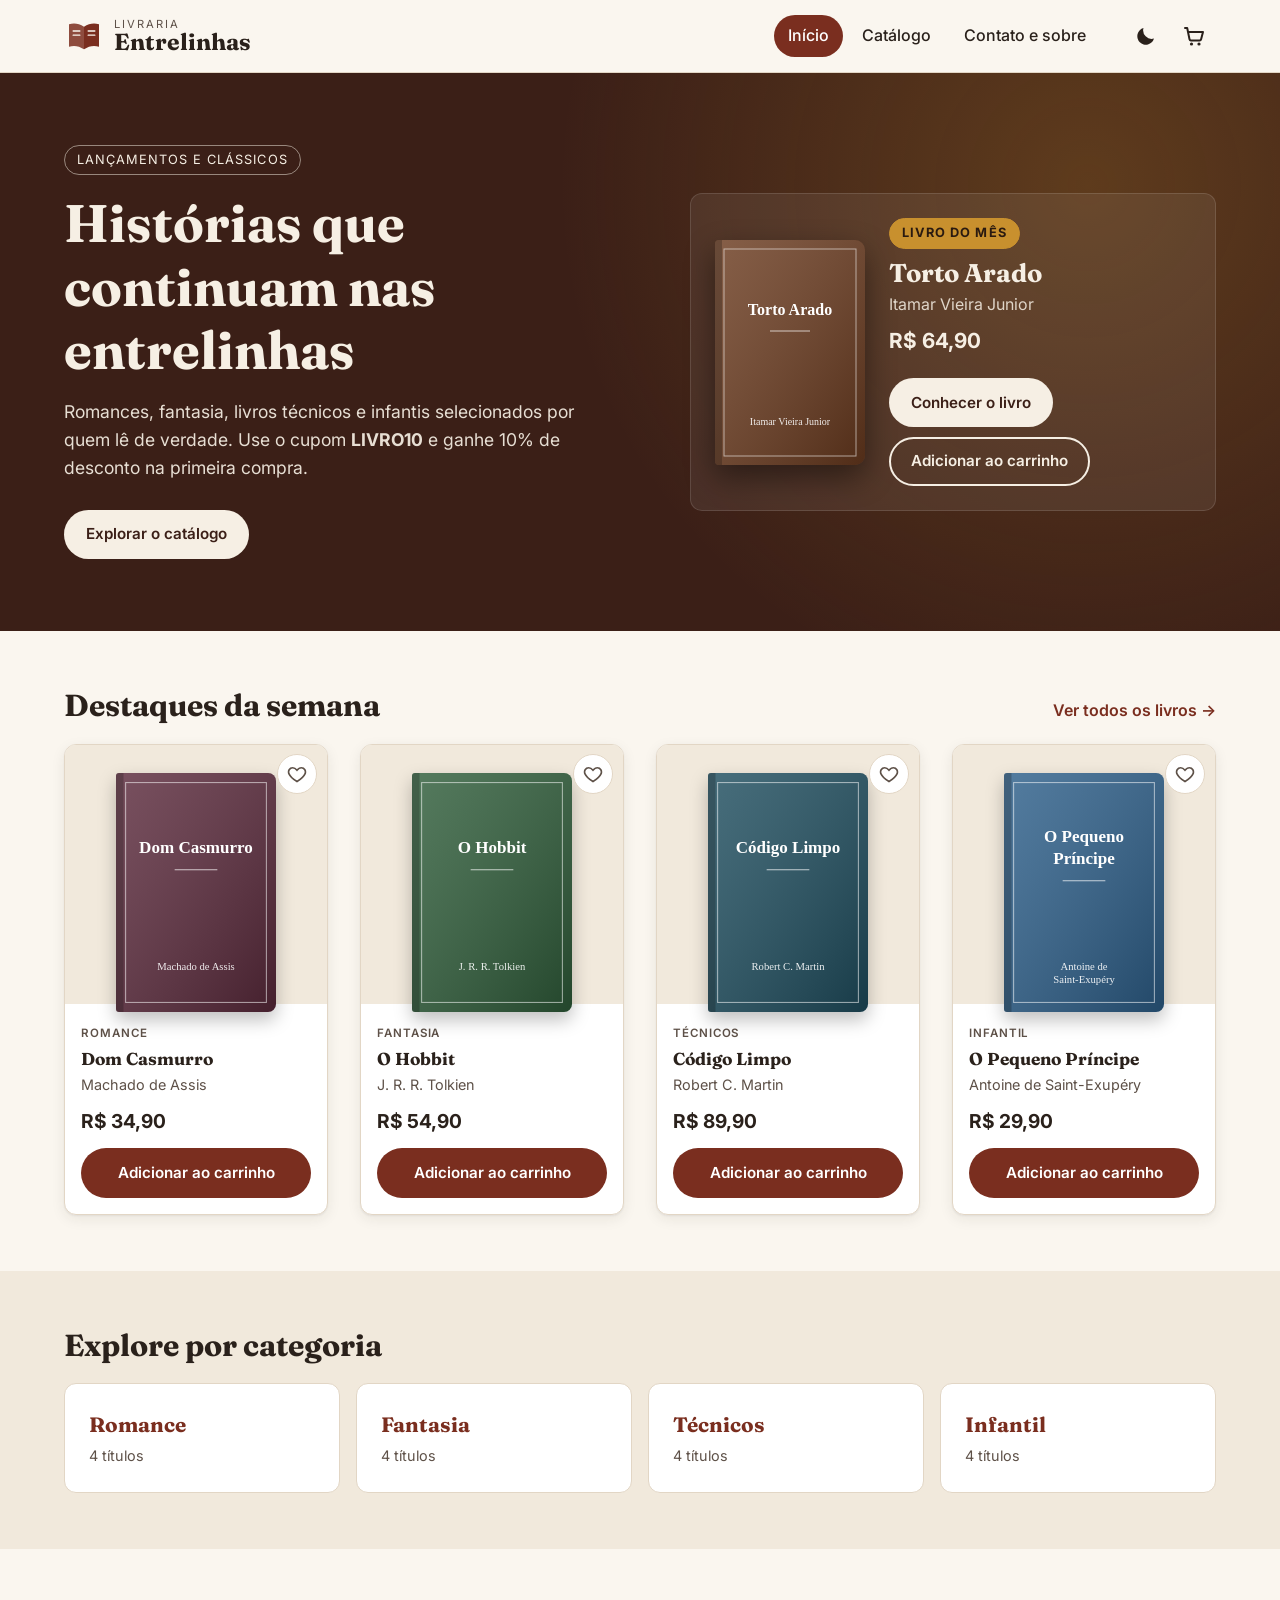
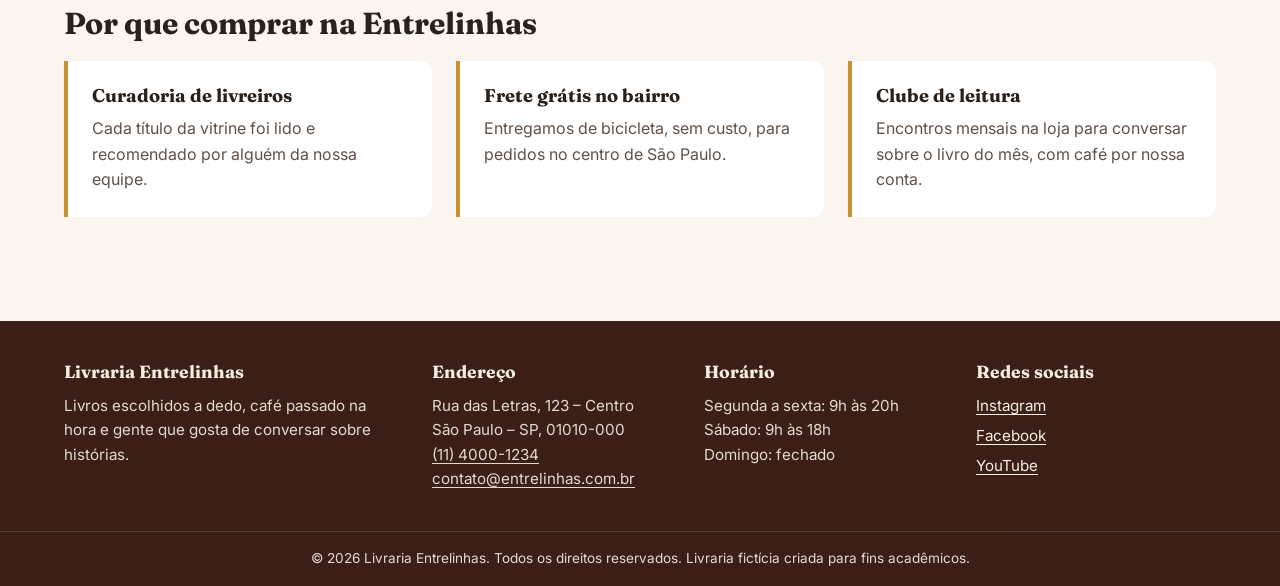
<file: livraria-entrelinhas/livraria-entrelinhas/index.html>
<!DOCTYPE html>
<html lang="pt-BR">
<head>
  <meta charset="UTF-8">
  <meta name="viewport" content="width=device-width, initial-scale=1">
  <title>Livraria Entrelinhas | Livros, lançamentos e clássicos</title>
  <meta name="description" content="Livraria Entrelinhas: romances, fantasia, livros técnicos e infantis.">
  <link rel="icon" href="img/favicon.svg" type="image/svg+xml">
  <link rel="preconnect" href="https://fonts.googleapis.com">
  <link rel="preconnect" href="https://fonts.gstatic.com" crossorigin>
  <link rel="stylesheet" href="https://fonts.googleapis.com/css2?family=Fraunces:opsz,wght@9..144,500;9..144,700&family=Inter:wght@400;500;600&display=swap">
  <link rel="stylesheet" href="css/estilo.css">
  <script src="js/tema.js"></script>
  <script src="js/dados.js" defer></script>
  <script src="js/comum.js" defer></script>
  <script src="js/inicio.js" defer></script>
</head>
<body data-pagina="inicio">
  <a class="pular-link" href="#conteudo">Pular para o conteúdo</a>
  <header class="cabecalho">
    <div class="container cabecalho__interno">
      <a href="index.html" class="logo">
        <svg class="logo__icone" viewBox="0 0 48 48" aria-hidden="true" focusable="false">
          <path d="M6 10c6-2 12-1 18 3v27c-6-4-12-5-18-3z" fill="currentColor" opacity=".85"/>
          <path d="M42 10c-6-2-12-1-18 3v27c6-4 12-5 18-3z" fill="currentColor"/>
          <path d="M11 18h8M11 23h8M29 18h8M29 23h8" stroke="var(--cor-fundo)" stroke-width="1.6" stroke-linecap="round"/>
        </svg>
        <span class="logo__texto"><span class="logo__sobre">Livraria</span><span class="logo__nome">Entrelinhas</span></span>
      </a>

      <nav class="navegacao" aria-label="Menu principal">
        <ul class="menu" id="menu-principal">
          <li><a href="index.html" data-link-pagina="inicio">Início</a></li>
          <li><a href="catalogo.html" data-link-pagina="catalogo">Catálogo</a></li>
          <li><a href="contato.html" data-link-pagina="contato">Contato e sobre</a></li>
        </ul>
      </nav>

      <div class="cabecalho__acoes">
        <button class="botao-icone" type="button" data-botao-tema aria-pressed="false" aria-label="Ativar modo escuro">
          <svg class="icone-lua" viewBox="0 0 24 24" aria-hidden="true" focusable="false"><path d="M20 14.5A8.5 8.5 0 0 1 9.5 4a8.5 8.5 0 1 0 10.5 10.5z"/></svg>
          <svg class="icone-sol" viewBox="0 0 24 24" aria-hidden="true" focusable="false"><circle cx="12" cy="12" r="4.5"/><path d="M12 1.5v3M12 19.5v3M1.5 12h3M19.5 12h3M4.6 4.6l2.1 2.1M17.3 17.3l2.1 2.1M4.6 19.4l2.1-2.1M17.3 6.7l2.1-2.1" stroke="currentColor" stroke-width="2" stroke-linecap="round" fill="none"/></svg>
        </button>
        <a class="botao-icone carrinho-link" href="carrinho.html" data-link-carrinho data-link-pagina="carrinho" aria-label="Carrinho">
          <svg viewBox="0 0 24 24" aria-hidden="true" focusable="false"><path d="M3 4h2.2l2.3 11.2a1.5 1.5 0 0 0 1.5 1.2h8.6a1.5 1.5 0 0 0 1.5-1.1L21 8H6.3" fill="none" stroke="currentColor" stroke-width="2" stroke-linecap="round" stroke-linejoin="round"/><circle cx="9.5" cy="20" r="1.6"/><circle cx="17" cy="20" r="1.6"/></svg>
          <span class="contador-carrinho" data-contador-carrinho hidden>0</span>
        </a>
        <button class="botao-icone menu-botao" type="button" data-botao-menu aria-expanded="false" aria-controls="menu-principal" aria-label="Abrir menu">
          <span class="menu-botao__barras" aria-hidden="true"></span>
        </button>
      </div>
    </div>
  </header>

  <main id="conteudo" tabindex="-1">
    <section class="banner" aria-labelledby="titulo-pagina">
      <div class="container banner__grade">
        <div class="banner__texto">
          <p class="banner__chamada">Lançamentos e clássicos</p>
          <h1 id="titulo-pagina" class="banner__titulo">Histórias que continuam nas entrelinhas</h1>
          <p class="banner__descricao">Romances, fantasia, livros técnicos e infantis selecionados por quem lê de verdade.
            Use o cupom <strong>LIVRO10</strong> e ganhe 10% de desconto na primeira compra.</p>
          <a class="botao botao--claro" href="catalogo.html">Explorar o catálogo</a>
        </div>
        <div class="banner__livro" data-livro-mes></div>
      </div>
    </section>

    <section class="secao container" aria-labelledby="titulo-vitrine">
      <div class="secao__cabecalho">
        <h2 id="titulo-vitrine" class="secao__titulo">Destaques da semana</h2>
        <a class="link-seta" href="catalogo.html">Ver todos os livros →</a>
      </div>
      <div class="grade-livros" data-vitrine></div>
    </section>

    <section class="secao secao--alternada" aria-labelledby="titulo-categorias">
      <div class="container">
        <h2 id="titulo-categorias" class="secao__titulo">Explore por categoria</h2>
        <ul class="categorias-inicio" data-categorias-inicio></ul>
      </div>
    </section>

    <section class="secao container" aria-labelledby="titulo-vantagens">
      <h2 id="titulo-vantagens" class="secao__titulo">Por que comprar na Entrelinhas</h2>
      <div class="vantagens">
        <article class="vantagem">
          <h3>Curadoria de livreiros</h3>
          <p>Cada título da vitrine foi lido e recomendado por alguém da nossa equipe.</p>
        </article>
        <article class="vantagem">
          <h3>Frete grátis no bairro</h3>
          <p>Entregamos de bicicleta, sem custo, para pedidos no centro de São Paulo.</p>
        </article>
        <article class="vantagem">
          <h3>Clube de leitura</h3>
          <p>Encontros mensais na loja para conversar sobre o livro do mês, com café por nossa conta.</p>
        </article>
      </div>
    </section>
  </main>

  <footer class="rodape">
    <div class="container rodape__grade">
      <section class="rodape__bloco" aria-labelledby="rodape-marca">
        <h2 id="rodape-marca" class="rodape__titulo">Livraria Entrelinhas</h2>
        <p>Livros escolhidos a dedo, café passado na hora e gente que gosta de conversar sobre histórias.</p>
      </section>
      <section class="rodape__bloco" aria-labelledby="rodape-endereco">
        <h2 id="rodape-endereco" class="rodape__titulo">Endereço</h2>
        <address>
          Rua das Letras, 123 – Centro<br>
          São Paulo – SP, 01010-000<br>
          <a href="tel:+551140001234">(11) 4000-1234</a><br>
          <a href="mailto:contato@entrelinhas.com.br">contato@entrelinhas.com.br</a>
        </address>
      </section>
      <section class="rodape__bloco" aria-labelledby="rodape-horario">
        <h2 id="rodape-horario" class="rodape__titulo">Horário</h2>
        <p>Segunda a sexta: 9h às 20h<br>Sábado: 9h às 18h<br>Domingo: fechado</p>
      </section>
      <section class="rodape__bloco" aria-labelledby="rodape-redes">
        <h2 id="rodape-redes" class="rodape__titulo">Redes sociais</h2>
        <ul class="redes">
          <li><a href="https://www.instagram.com/" target="_blank" rel="noopener noreferrer">Instagram<span class="sr-only"> (abre em nova aba)</span></a></li>
          <li><a href="https://www.facebook.com/" target="_blank" rel="noopener noreferrer">Facebook<span class="sr-only"> (abre em nova aba)</span></a></li>
          <li><a href="https://www.youtube.com/" target="_blank" rel="noopener noreferrer">YouTube<span class="sr-only"> (abre em nova aba)</span></a></li>
        </ul>
      </section>
    </div>
    <p class="rodape__direitos">© <span data-ano>2026</span> Livraria Entrelinhas. Todos os direitos reservados. Livraria fictícia criada para fins acadêmicos.</p>
  </footer>

  <div class="aviso" data-aviso role="status" aria-live="polite"></div>
</body>
</html>
</file>
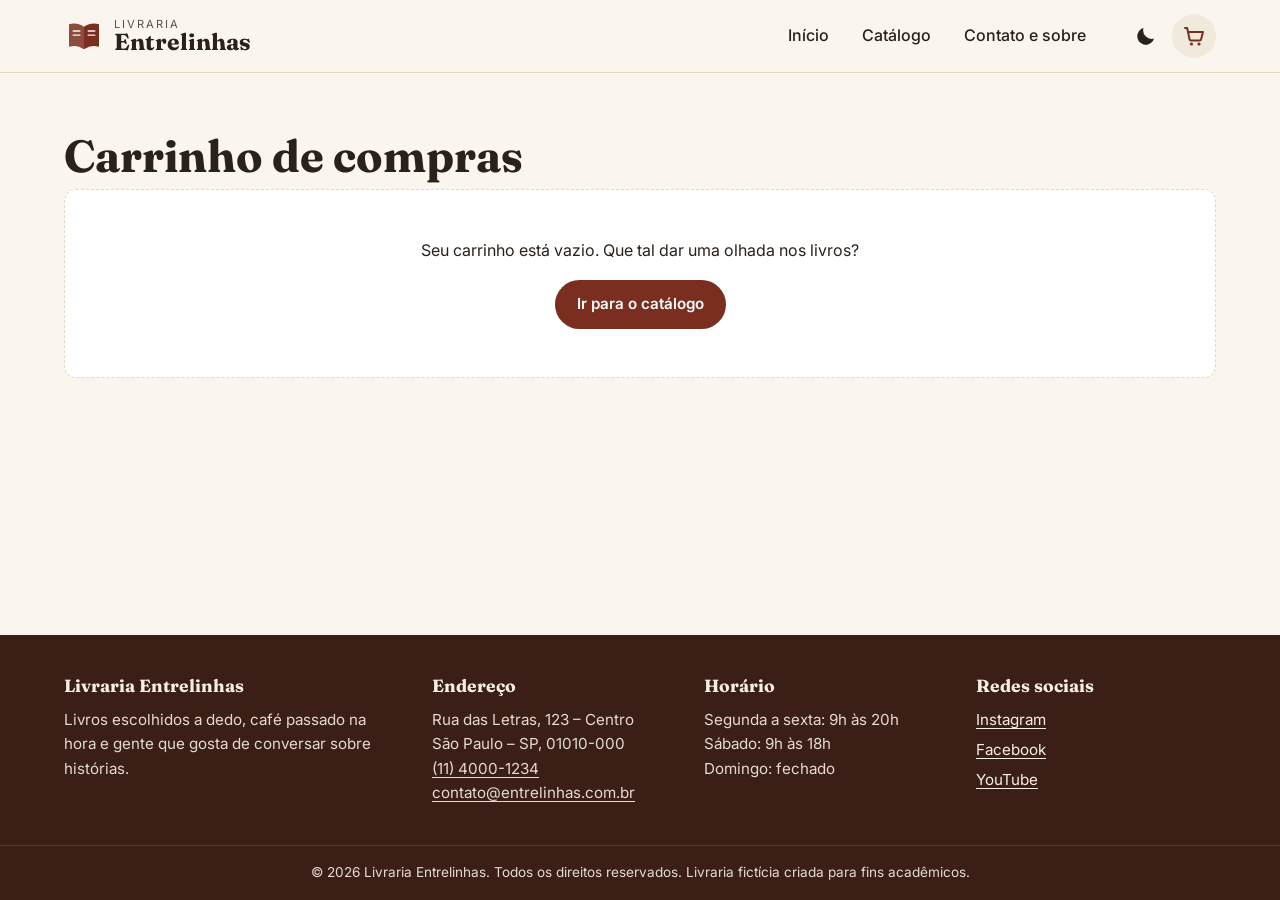
<file: livraria-entrelinhas/livraria-entrelinhas/carrinho.html>
<!DOCTYPE html>
<html lang="pt-BR">
<head>
  <meta charset="UTF-8">
  <meta name="viewport" content="width=device-width, initial-scale=1">
  <title>Carrinho | Livraria Entrelinhas</title>
  <meta name="description" content="Seu carrinho de compras na Livraria Entrelinhas.">
  <link rel="icon" href="img/favicon.svg" type="image/svg+xml">
  <link rel="preconnect" href="https://fonts.googleapis.com">
  <link rel="preconnect" href="https://fonts.gstatic.com" crossorigin>
  <link rel="stylesheet" href="https://fonts.googleapis.com/css2?family=Fraunces:opsz,wght@9..144,500;9..144,700&family=Inter:wght@400;500;600&display=swap">
  <link rel="stylesheet" href="css/estilo.css">
  <script src="js/tema.js"></script>
  <script src="js/dados.js" defer></script>
  <script src="js/comum.js" defer></script>
  <script src="js/validacao.js" defer></script>
  <script src="js/carrinho.js" defer></script>
</head>
<body data-pagina="carrinho">
  <a class="pular-link" href="#conteudo">Pular para o conteúdo</a>
  <header class="cabecalho">
    <div class="container cabecalho__interno">
      <a href="index.html" class="logo">
        <svg class="logo__icone" viewBox="0 0 48 48" aria-hidden="true" focusable="false">
          <path d="M6 10c6-2 12-1 18 3v27c-6-4-12-5-18-3z" fill="currentColor" opacity=".85"/>
          <path d="M42 10c-6-2-12-1-18 3v27c6-4 12-5 18-3z" fill="currentColor"/>
          <path d="M11 18h8M11 23h8M29 18h8M29 23h8" stroke="var(--cor-fundo)" stroke-width="1.6" stroke-linecap="round"/>
        </svg>
        <span class="logo__texto"><span class="logo__sobre">Livraria</span><span class="logo__nome">Entrelinhas</span></span>
      </a>

      <nav class="navegacao" aria-label="Menu principal">
        <ul class="menu" id="menu-principal">
          <li><a href="index.html" data-link-pagina="inicio">Início</a></li>
          <li><a href="catalogo.html" data-link-pagina="catalogo">Catálogo</a></li>
          <li><a href="contato.html" data-link-pagina="contato">Contato e sobre</a></li>
        </ul>
      </nav>

      <div class="cabecalho__acoes">
        <button class="botao-icone" type="button" data-botao-tema aria-pressed="false" aria-label="Ativar modo escuro">
          <svg class="icone-lua" viewBox="0 0 24 24" aria-hidden="true" focusable="false"><path d="M20 14.5A8.5 8.5 0 0 1 9.5 4a8.5 8.5 0 1 0 10.5 10.5z"/></svg>
          <svg class="icone-sol" viewBox="0 0 24 24" aria-hidden="true" focusable="false"><circle cx="12" cy="12" r="4.5"/><path d="M12 1.5v3M12 19.5v3M1.5 12h3M19.5 12h3M4.6 4.6l2.1 2.1M17.3 17.3l2.1 2.1M4.6 19.4l2.1-2.1M17.3 6.7l2.1-2.1" stroke="currentColor" stroke-width="2" stroke-linecap="round" fill="none"/></svg>
        </button>
        <a class="botao-icone carrinho-link" href="carrinho.html" data-link-carrinho data-link-pagina="carrinho" aria-label="Carrinho">
          <svg viewBox="0 0 24 24" aria-hidden="true" focusable="false"><path d="M3 4h2.2l2.3 11.2a1.5 1.5 0 0 0 1.5 1.2h8.6a1.5 1.5 0 0 0 1.5-1.1L21 8H6.3" fill="none" stroke="currentColor" stroke-width="2" stroke-linecap="round" stroke-linejoin="round"/><circle cx="9.5" cy="20" r="1.6"/><circle cx="17" cy="20" r="1.6"/></svg>
          <span class="contador-carrinho" data-contador-carrinho hidden>0</span>
        </a>
        <button class="botao-icone menu-botao" type="button" data-botao-menu aria-expanded="false" aria-controls="menu-principal" aria-label="Abrir menu">
          <span class="menu-botao__barras" aria-hidden="true"></span>
        </button>
      </div>
    </div>
  </header>

  <main id="conteudo" tabindex="-1">
    <div class="container secao">
      <h1 class="pagina__titulo" data-titulo-carrinho tabindex="-1">Carrinho de compras</h1>

      <div class="mensagem-vazia" data-carrinho-vazio hidden>
        <p>Seu carrinho está vazio. Que tal dar uma olhada nos livros?</p>
        <a class="botao botao--primario" href="catalogo.html">Ir para o catálogo</a>
      </div>

      <div class="carrinho" data-carrinho hidden>
        <section class="carrinho__itens" aria-labelledby="titulo-itens">
          <h2 id="titulo-itens" class="sr-only">Itens do carrinho</h2>
          <ul class="lista-itens" data-itens></ul>
        </section>

        <aside class="resumo" aria-labelledby="titulo-resumo">
          <h2 id="titulo-resumo" class="resumo__titulo">Resumo do pedido</h2>
          <dl class="resumo__valores">
            <div><dt>Subtotal (<span data-qtd-resumo>0 itens</span>)</dt><dd data-subtotal>R$ 0,00</dd></div>
            <div class="resumo__desconto" data-linha-desconto hidden><dt data-rotulo-desconto>Desconto</dt><dd data-desconto></dd></div>
            <div class="resumo__total"><dt>Total</dt><dd data-total>R$ 0,00</dd></div>
          </dl>

          <form class="cupom" data-form-cupom novalidate>
            <label for="cupom">Cupom de desconto</label>
            <div class="cupom__linha">
              <input type="text" id="cupom" name="cupom" placeholder="Ex.: LIVRO10" autocomplete="off">
              <button type="submit" class="botao botao--secundario">Aplicar</button>
            </div>
            <p class="mensagem-form" data-mensagem-cupom role="status" hidden></p>
            <button type="button" class="link-botao" data-remover-cupom hidden>Remover cupom</button>
          </form>

          <button type="button" class="botao botao--primario botao--bloco" data-finalizar>Finalizar compra</button>
          <a class="link-seta" href="catalogo.html">← Continuar comprando</a>
        </aside>
      </div>

      <section class="checkout" aria-labelledby="titulo-checkout" data-checkout hidden>
        <h2 id="titulo-checkout" class="secao__titulo">Endereço de entrega</h2>
        <p class="checkout__dica">Digite o CEP e o endereço será preenchido automaticamente (consulta ao ViaCEP).</p>
        <form class="formulario formulario--grade" data-form-checkout novalidate>
          <div class="campo campo--largo">
            <label for="nome-entrega">Nome de quem vai receber <span aria-hidden="true">*</span></label>
            <input type="text" id="nome-entrega" name="nome" autocomplete="name" required aria-describedby="erro-nome-entrega">
            <p class="campo__erro" id="erro-nome-entrega"></p>
          </div>
          <div class="campo">
            <label for="cep">CEP <span aria-hidden="true">*</span></label>
            <input type="text" id="cep" name="cep" inputmode="numeric" autocomplete="postal-code" placeholder="00000-000" maxlength="9" required aria-describedby="erro-cep status-cep">
            <p class="campo__ajuda" id="status-cep" data-status-cep aria-live="polite"></p>
            <p class="campo__erro" id="erro-cep"></p>
          </div>
          <div class="campo campo--largo">
            <label for="rua">Rua <span aria-hidden="true">*</span></label>
            <input type="text" id="rua" name="rua" autocomplete="address-line1" required aria-describedby="erro-rua">
            <p class="campo__erro" id="erro-rua"></p>
          </div>
          <div class="campo">
            <label for="numero">Número <span aria-hidden="true">*</span></label>
            <input type="text" id="numero" name="numero" required aria-describedby="erro-numero">
            <p class="campo__erro" id="erro-numero"></p>
          </div>
          <div class="campo">
            <label for="complemento">Complemento</label>
            <input type="text" id="complemento" name="complemento" autocomplete="address-line2">
          </div>
          <div class="campo">
            <label for="bairro">Bairro <span aria-hidden="true">*</span></label>
            <input type="text" id="bairro" name="bairro" required aria-describedby="erro-bairro">
            <p class="campo__erro" id="erro-bairro"></p>
          </div>
          <div class="campo">
            <label for="cidade">Cidade <span aria-hidden="true">*</span></label>
            <input type="text" id="cidade" name="cidade" autocomplete="address-level2" required aria-describedby="erro-cidade">
            <p class="campo__erro" id="erro-cidade"></p>
          </div>
          <div class="campo">
            <label for="uf">Estado (UF) <span aria-hidden="true">*</span></label>
            <input type="text" id="uf" name="uf" maxlength="2" autocomplete="address-level1" required aria-describedby="erro-uf">
            <p class="campo__erro" id="erro-uf"></p>
          </div>
          <div class="campo">
            <label for="pagamento">Forma de pagamento <span aria-hidden="true">*</span></label>
            <select id="pagamento" name="pagamento" required aria-describedby="erro-pagamento">
              <option value="">Selecione…</option>
              <option value="pix">Pix</option>
              <option value="cartao">Cartão de crédito</option>
              <option value="boleto">Boleto</option>
            </select>
            <p class="campo__erro" id="erro-pagamento"></p>
          </div>
          <p class="formulario__obs campo--inteiro">Campos com * são obrigatórios.</p>
          <div class="mensagem-form campo--inteiro" data-mensagem-form role="status" tabindex="-1" hidden></div>
          <div class="campo--inteiro">
            <button type="submit" class="botao botao--primario">Confirmar pedido</button>
          </div>
        </form>
      </section>

      <section class="pedido-concluido" aria-labelledby="titulo-concluido" data-pedido-concluido hidden>
        <h2 id="titulo-concluido" tabindex="-1">Pedido confirmado!</h2>
        <p data-texto-pedido></p>
        <a class="botao botao--primario" href="catalogo.html">Voltar ao catálogo</a>
      </section>
    </div>
  </main>

  <footer class="rodape">
    <div class="container rodape__grade">
      <section class="rodape__bloco" aria-labelledby="rodape-marca">
        <h2 id="rodape-marca" class="rodape__titulo">Livraria Entrelinhas</h2>
        <p>Livros escolhidos a dedo, café passado na hora e gente que gosta de conversar sobre histórias.</p>
      </section>
      <section class="rodape__bloco" aria-labelledby="rodape-endereco">
        <h2 id="rodape-endereco" class="rodape__titulo">Endereço</h2>
        <address>
          Rua das Letras, 123 – Centro<br>
          São Paulo – SP, 01010-000<br>
          <a href="tel:+551140001234">(11) 4000-1234</a><br>
          <a href="mailto:contato@entrelinhas.com.br">contato@entrelinhas.com.br</a>
        </address>
      </section>
      <section class="rodape__bloco" aria-labelledby="rodape-horario">
        <h2 id="rodape-horario" class="rodape__titulo">Horário</h2>
        <p>Segunda a sexta: 9h às 20h<br>Sábado: 9h às 18h<br>Domingo: fechado</p>
      </section>
      <section class="rodape__bloco" aria-labelledby="rodape-redes">
        <h2 id="rodape-redes" class="rodape__titulo">Redes sociais</h2>
        <ul class="redes">
          <li><a href="https://www.instagram.com/" target="_blank" rel="noopener noreferrer">Instagram<span class="sr-only"> (abre em nova aba)</span></a></li>
          <li><a href="https://www.facebook.com/" target="_blank" rel="noopener noreferrer">Facebook<span class="sr-only"> (abre em nova aba)</span></a></li>
          <li><a href="https://www.youtube.com/" target="_blank" rel="noopener noreferrer">YouTube<span class="sr-only"> (abre em nova aba)</span></a></li>
        </ul>
      </section>
    </div>
    <p class="rodape__direitos">© <span data-ano>2026</span> Livraria Entrelinhas. Todos os direitos reservados. Livraria fictícia criada para fins acadêmicos.</p>
  </footer>

  <div class="aviso" data-aviso role="status" aria-live="polite"></div>
</body>
</html>
</file>
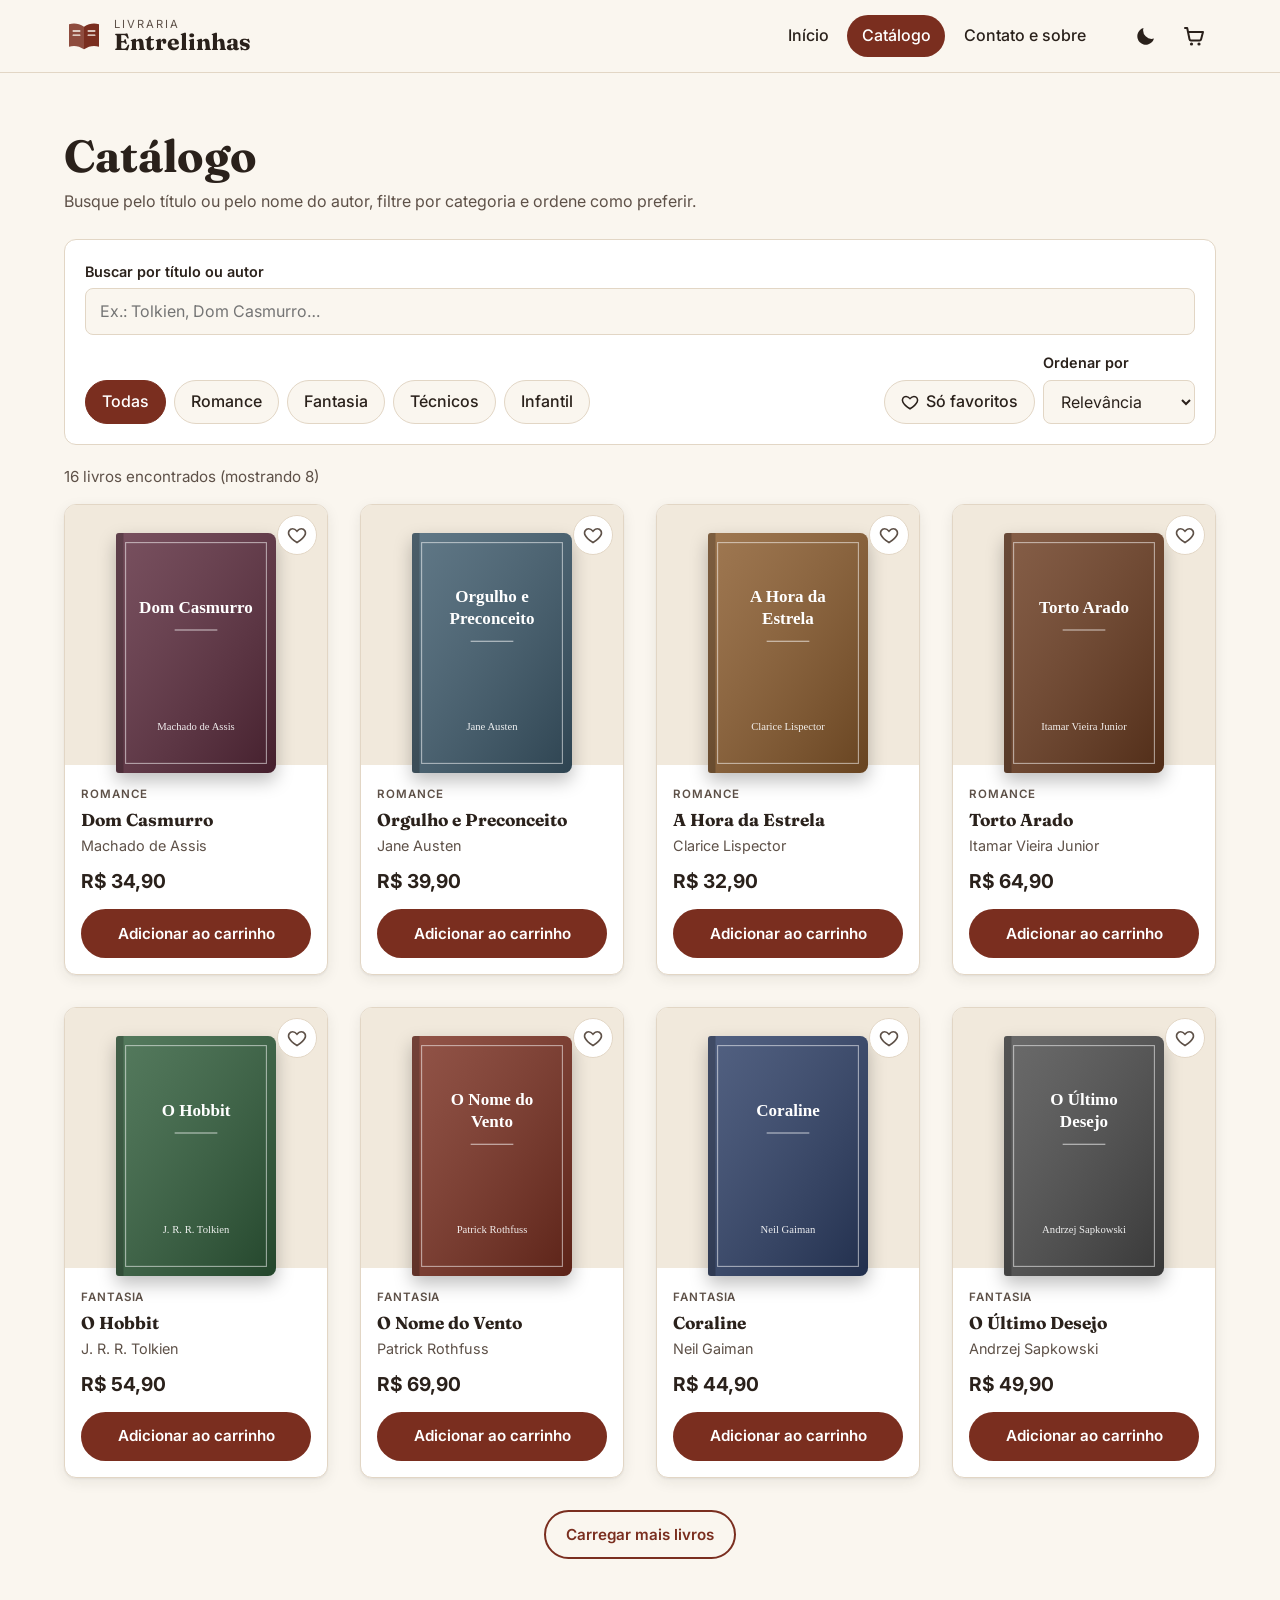
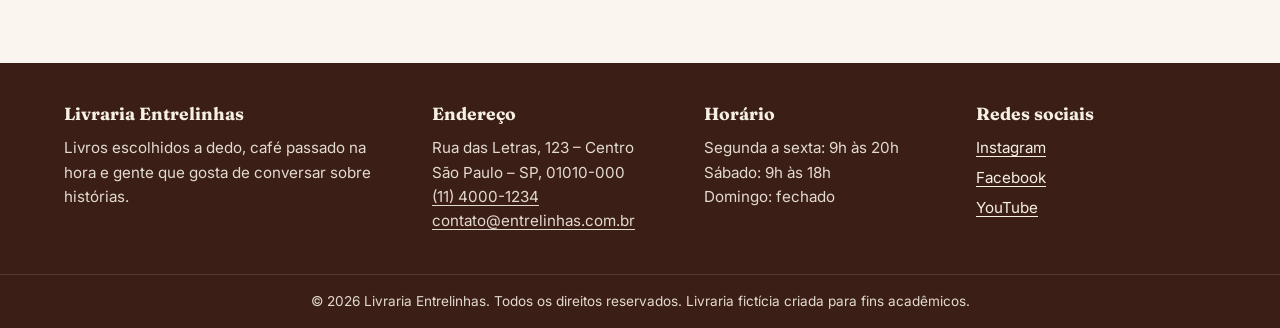
<file: livraria-entrelinhas/livraria-entrelinhas/catalogo.html>
<!DOCTYPE html>
<html lang="pt-BR">
<head>
  <meta charset="UTF-8">
  <meta name="viewport" content="width=device-width, initial-scale=1">
  <title>Catálogo | Livraria Entrelinhas</title>
  <meta name="description" content="Catálogo completo da Livraria Entrelinhas com busca e filtros.">
  <link rel="icon" href="img/favicon.svg" type="image/svg+xml">
  <link rel="preconnect" href="https://fonts.googleapis.com">
  <link rel="preconnect" href="https://fonts.gstatic.com" crossorigin>
  <link rel="stylesheet" href="https://fonts.googleapis.com/css2?family=Fraunces:opsz,wght@9..144,500;9..144,700&family=Inter:wght@400;500;600&display=swap">
  <link rel="stylesheet" href="css/estilo.css">
  <script src="js/tema.js"></script>
  <script src="js/dados.js" defer></script>
  <script src="js/comum.js" defer></script>
  <script src="js/catalogo.js" defer></script>
</head>
<body data-pagina="catalogo">
  <a class="pular-link" href="#conteudo">Pular para o conteúdo</a>
  <header class="cabecalho">
    <div class="container cabecalho__interno">
      <a href="index.html" class="logo">
        <svg class="logo__icone" viewBox="0 0 48 48" aria-hidden="true" focusable="false">
          <path d="M6 10c6-2 12-1 18 3v27c-6-4-12-5-18-3z" fill="currentColor" opacity=".85"/>
          <path d="M42 10c-6-2-12-1-18 3v27c6-4 12-5 18-3z" fill="currentColor"/>
          <path d="M11 18h8M11 23h8M29 18h8M29 23h8" stroke="var(--cor-fundo)" stroke-width="1.6" stroke-linecap="round"/>
        </svg>
        <span class="logo__texto"><span class="logo__sobre">Livraria</span><span class="logo__nome">Entrelinhas</span></span>
      </a>

      <nav class="navegacao" aria-label="Menu principal">
        <ul class="menu" id="menu-principal">
          <li><a href="index.html" data-link-pagina="inicio">Início</a></li>
          <li><a href="catalogo.html" data-link-pagina="catalogo">Catálogo</a></li>
          <li><a href="contato.html" data-link-pagina="contato">Contato e sobre</a></li>
        </ul>
      </nav>

      <div class="cabecalho__acoes">
        <button class="botao-icone" type="button" data-botao-tema aria-pressed="false" aria-label="Ativar modo escuro">
          <svg class="icone-lua" viewBox="0 0 24 24" aria-hidden="true" focusable="false"><path d="M20 14.5A8.5 8.5 0 0 1 9.5 4a8.5 8.5 0 1 0 10.5 10.5z"/></svg>
          <svg class="icone-sol" viewBox="0 0 24 24" aria-hidden="true" focusable="false"><circle cx="12" cy="12" r="4.5"/><path d="M12 1.5v3M12 19.5v3M1.5 12h3M19.5 12h3M4.6 4.6l2.1 2.1M17.3 17.3l2.1 2.1M4.6 19.4l2.1-2.1M17.3 6.7l2.1-2.1" stroke="currentColor" stroke-width="2" stroke-linecap="round" fill="none"/></svg>
        </button>
        <a class="botao-icone carrinho-link" href="carrinho.html" data-link-carrinho data-link-pagina="carrinho" aria-label="Carrinho">
          <svg viewBox="0 0 24 24" aria-hidden="true" focusable="false"><path d="M3 4h2.2l2.3 11.2a1.5 1.5 0 0 0 1.5 1.2h8.6a1.5 1.5 0 0 0 1.5-1.1L21 8H6.3" fill="none" stroke="currentColor" stroke-width="2" stroke-linecap="round" stroke-linejoin="round"/><circle cx="9.5" cy="20" r="1.6"/><circle cx="17" cy="20" r="1.6"/></svg>
          <span class="contador-carrinho" data-contador-carrinho hidden>0</span>
        </a>
        <button class="botao-icone menu-botao" type="button" data-botao-menu aria-expanded="false" aria-controls="menu-principal" aria-label="Abrir menu">
          <span class="menu-botao__barras" aria-hidden="true"></span>
        </button>
      </div>
    </div>
  </header>

  <main id="conteudo" tabindex="-1">
    <div class="container secao">
      <h1 class="pagina__titulo">Catálogo</h1>
      <p class="pagina__intro">Busque pelo título ou pelo nome do autor, filtre por categoria e ordene como preferir.</p>

      <section class="filtros" aria-labelledby="titulo-filtros">
        <h2 id="titulo-filtros" class="sr-only">Filtros do catálogo</h2>
        <form class="filtros__busca" role="search" data-form-busca>
          <label for="busca">Buscar por título ou autor</label>
          <input type="search" id="busca" name="busca" placeholder="Ex.: Tolkien, Dom Casmurro…" autocomplete="off">
        </form>
        <div class="filtros__linha">
          <div class="filtros__categorias" role="group" aria-label="Filtrar por categoria" data-botoes-categoria></div>
          <div class="filtros__extras">
            <button type="button" class="filtro-botao filtro-botao--favoritos" data-so-favoritos aria-pressed="false">
              <svg viewBox="0 0 24 24" aria-hidden="true" focusable="false"><path d="M12 21s-7.5-4.6-9.6-9.2C.9 8.4 3 4.5 6.8 4.5c2.1 0 3.6 1.1 5.2 3 1.6-1.9 3.1-3 5.2-3 3.8 0 5.9 3.9 4.4 7.3C19.5 16.4 12 21 12 21z"/></svg>
              Só favoritos
            </button>
            <div class="campo-ordenacao">
              <label for="ordenacao">Ordenar por</label>
              <select id="ordenacao">
                <option value="padrao">Relevância</option>
                <option value="preco-menor">Menor preço</option>
                <option value="preco-maior">Maior preço</option>
                <option value="titulo">Título (A–Z)</option>
                <option value="lancamento">Mais recentes</option>
              </select>
            </div>
          </div>
        </div>
      </section>

      <p class="resultado" data-resultado aria-live="polite"></p>
      <div class="grade-livros" data-catalogo></div>
      <div class="mensagem-vazia" data-vazio hidden>
        <p>Nenhum livro encontrado com esses filtros. Tente outra busca ou escolha “Todas” as categorias.</p>
      </div>
      <div class="carregar-mais">
        <button type="button" class="botao botao--secundario" data-carregar-mais hidden>Carregar mais livros</button>
      </div>
    </div>
  </main>

  <footer class="rodape">
    <div class="container rodape__grade">
      <section class="rodape__bloco" aria-labelledby="rodape-marca">
        <h2 id="rodape-marca" class="rodape__titulo">Livraria Entrelinhas</h2>
        <p>Livros escolhidos a dedo, café passado na hora e gente que gosta de conversar sobre histórias.</p>
      </section>
      <section class="rodape__bloco" aria-labelledby="rodape-endereco">
        <h2 id="rodape-endereco" class="rodape__titulo">Endereço</h2>
        <address>
          Rua das Letras, 123 – Centro<br>
          São Paulo – SP, 01010-000<br>
          <a href="tel:+551140001234">(11) 4000-1234</a><br>
          <a href="mailto:contato@entrelinhas.com.br">contato@entrelinhas.com.br</a>
        </address>
      </section>
      <section class="rodape__bloco" aria-labelledby="rodape-horario">
        <h2 id="rodape-horario" class="rodape__titulo">Horário</h2>
        <p>Segunda a sexta: 9h às 20h<br>Sábado: 9h às 18h<br>Domingo: fechado</p>
      </section>
      <section class="rodape__bloco" aria-labelledby="rodape-redes">
        <h2 id="rodape-redes" class="rodape__titulo">Redes sociais</h2>
        <ul class="redes">
          <li><a href="https://www.instagram.com/" target="_blank" rel="noopener noreferrer">Instagram<span class="sr-only"> (abre em nova aba)</span></a></li>
          <li><a href="https://www.facebook.com/" target="_blank" rel="noopener noreferrer">Facebook<span class="sr-only"> (abre em nova aba)</span></a></li>
          <li><a href="https://www.youtube.com/" target="_blank" rel="noopener noreferrer">YouTube<span class="sr-only"> (abre em nova aba)</span></a></li>
        </ul>
      </section>
    </div>
    <p class="rodape__direitos">© <span data-ano>2026</span> Livraria Entrelinhas. Todos os direitos reservados. Livraria fictícia criada para fins acadêmicos.</p>
  </footer>

  <div class="aviso" data-aviso role="status" aria-live="polite"></div>
</body>
</html>
</file>
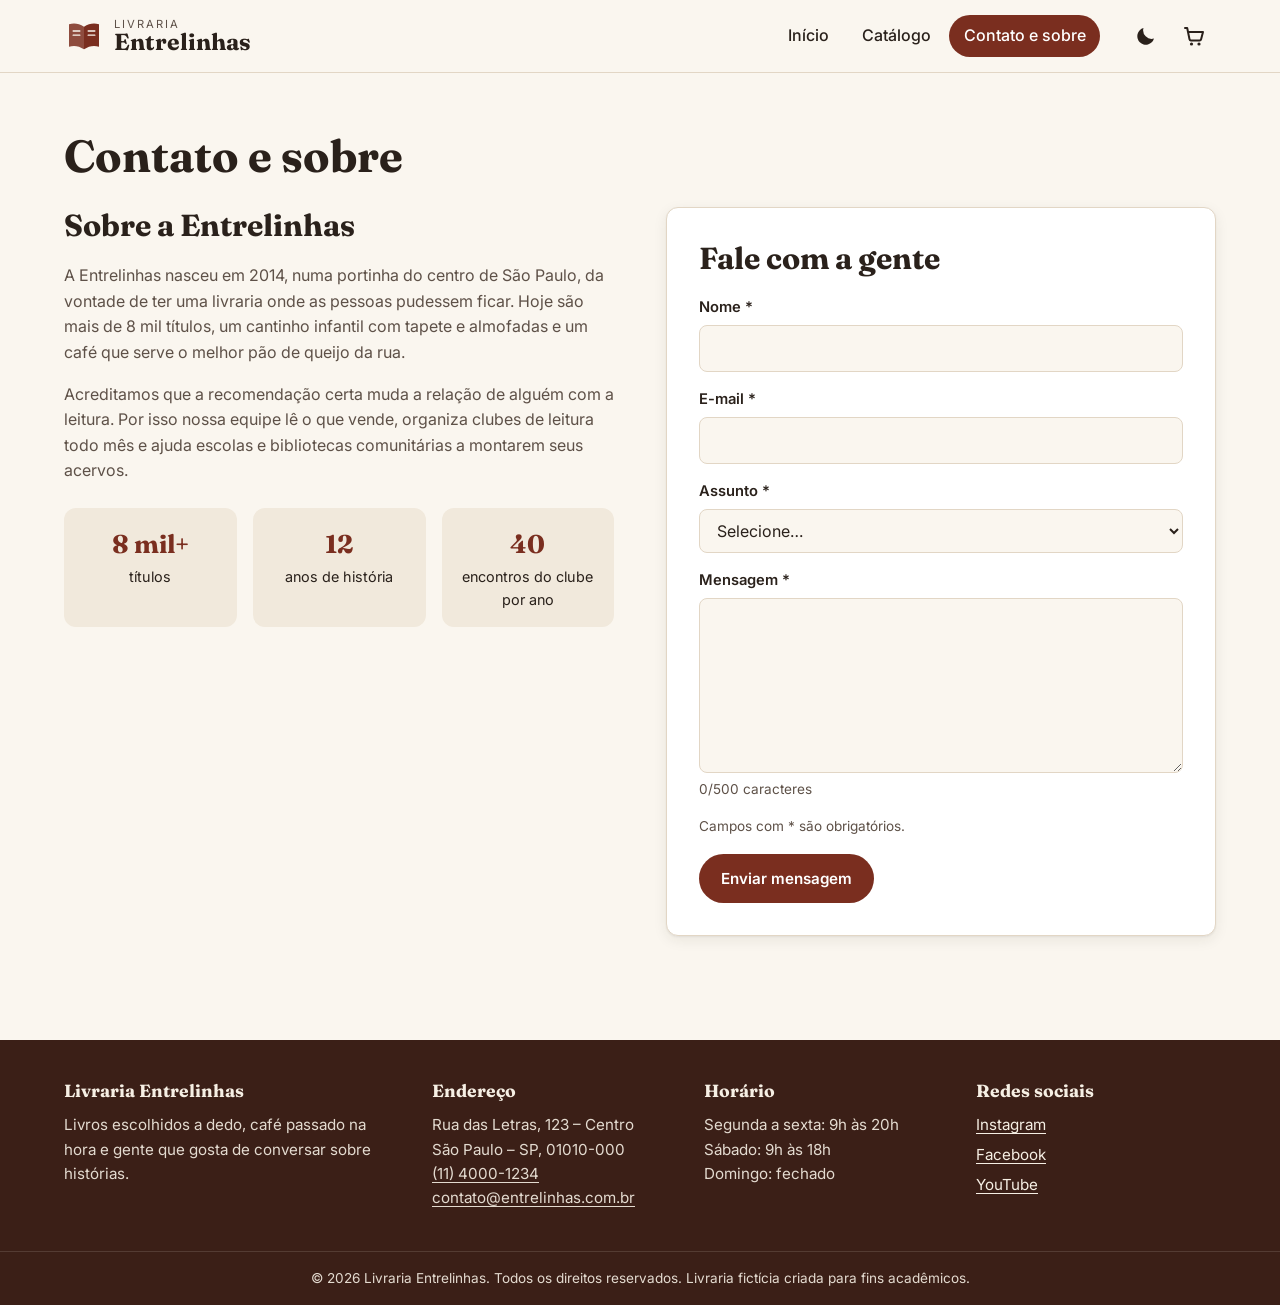
<file: livraria-entrelinhas/livraria-entrelinhas/contato.html>
<!DOCTYPE html>
<html lang="pt-BR">
<head>
  <meta charset="UTF-8">
  <meta name="viewport" content="width=device-width, initial-scale=1">
  <title>Contato e sobre | Livraria Entrelinhas</title>
  <meta name="description" content="Conheça a Livraria Entrelinhas e fale com a gente.">
  <link rel="icon" href="img/favicon.svg" type="image/svg+xml">
  <link rel="preconnect" href="https://fonts.googleapis.com">
  <link rel="preconnect" href="https://fonts.gstatic.com" crossorigin>
  <link rel="stylesheet" href="https://fonts.googleapis.com/css2?family=Fraunces:opsz,wght@9..144,500;9..144,700&family=Inter:wght@400;500;600&display=swap">
  <link rel="stylesheet" href="css/estilo.css">
  <script src="js/tema.js"></script>
  <script src="js/dados.js" defer></script>
  <script src="js/comum.js" defer></script>
  <script src="js/validacao.js" defer></script>
  <script src="js/contato.js" defer></script>
</head>
<body data-pagina="contato">
  <a class="pular-link" href="#conteudo">Pular para o conteúdo</a>
  <header class="cabecalho">
    <div class="container cabecalho__interno">
      <a href="index.html" class="logo">
        <svg class="logo__icone" viewBox="0 0 48 48" aria-hidden="true" focusable="false">
          <path d="M6 10c6-2 12-1 18 3v27c-6-4-12-5-18-3z" fill="currentColor" opacity=".85"/>
          <path d="M42 10c-6-2-12-1-18 3v27c6-4 12-5 18-3z" fill="currentColor"/>
          <path d="M11 18h8M11 23h8M29 18h8M29 23h8" stroke="var(--cor-fundo)" stroke-width="1.6" stroke-linecap="round"/>
        </svg>
        <span class="logo__texto"><span class="logo__sobre">Livraria</span><span class="logo__nome">Entrelinhas</span></span>
      </a>

      <nav class="navegacao" aria-label="Menu principal">
        <ul class="menu" id="menu-principal">
          <li><a href="index.html" data-link-pagina="inicio">Início</a></li>
          <li><a href="catalogo.html" data-link-pagina="catalogo">Catálogo</a></li>
          <li><a href="contato.html" data-link-pagina="contato">Contato e sobre</a></li>
        </ul>
      </nav>

      <div class="cabecalho__acoes">
        <button class="botao-icone" type="button" data-botao-tema aria-pressed="false" aria-label="Ativar modo escuro">
          <svg class="icone-lua" viewBox="0 0 24 24" aria-hidden="true" focusable="false"><path d="M20 14.5A8.5 8.5 0 0 1 9.5 4a8.5 8.5 0 1 0 10.5 10.5z"/></svg>
          <svg class="icone-sol" viewBox="0 0 24 24" aria-hidden="true" focusable="false"><circle cx="12" cy="12" r="4.5"/><path d="M12 1.5v3M12 19.5v3M1.5 12h3M19.5 12h3M4.6 4.6l2.1 2.1M17.3 17.3l2.1 2.1M4.6 19.4l2.1-2.1M17.3 6.7l2.1-2.1" stroke="currentColor" stroke-width="2" stroke-linecap="round" fill="none"/></svg>
        </button>
        <a class="botao-icone carrinho-link" href="carrinho.html" data-link-carrinho data-link-pagina="carrinho" aria-label="Carrinho">
          <svg viewBox="0 0 24 24" aria-hidden="true" focusable="false"><path d="M3 4h2.2l2.3 11.2a1.5 1.5 0 0 0 1.5 1.2h8.6a1.5 1.5 0 0 0 1.5-1.1L21 8H6.3" fill="none" stroke="currentColor" stroke-width="2" stroke-linecap="round" stroke-linejoin="round"/><circle cx="9.5" cy="20" r="1.6"/><circle cx="17" cy="20" r="1.6"/></svg>
          <span class="contador-carrinho" data-contador-carrinho hidden>0</span>
        </a>
        <button class="botao-icone menu-botao" type="button" data-botao-menu aria-expanded="false" aria-controls="menu-principal" aria-label="Abrir menu">
          <span class="menu-botao__barras" aria-hidden="true"></span>
        </button>
      </div>
    </div>
  </header>

  <main id="conteudo" tabindex="-1">
    <div class="container secao">
      <h1 class="pagina__titulo">Contato e sobre</h1>

      <div class="contato">
        <section class="sobre" aria-labelledby="titulo-sobre">
          <h2 id="titulo-sobre" class="secao__titulo">Sobre a Entrelinhas</h2>
          <p>A Entrelinhas nasceu em 2014, numa portinha do centro de São Paulo, da vontade de ter uma livraria onde
            as pessoas pudessem ficar. Hoje são mais de 8 mil títulos, um cantinho infantil com tapete e almofadas
            e um café que serve o melhor pão de queijo da rua.</p>
          <p>Acreditamos que a recomendação certa muda a relação de alguém com a leitura. Por isso nossa equipe lê
            o que vende, organiza clubes de leitura todo mês e ajuda escolas e bibliotecas comunitárias a montarem
            seus acervos.</p>
          <ul class="sobre__numeros">
            <li><strong>8 mil+</strong> títulos</li>
            <li><strong>12</strong> anos de história</li>
            <li><strong>40</strong> encontros do clube por ano</li>
          </ul>
        </section>

        <section class="contato__form" aria-labelledby="titulo-form">
          <h2 id="titulo-form" class="secao__titulo">Fale com a gente</h2>
          <form class="formulario" data-form-contato novalidate>
            <div class="campo">
              <label for="nome">Nome <span aria-hidden="true">*</span></label>
              <input type="text" id="nome" name="nome" autocomplete="name" required aria-describedby="erro-nome">
              <p class="campo__erro" id="erro-nome"></p>
            </div>
            <div class="campo">
              <label for="email">E-mail <span aria-hidden="true">*</span></label>
              <input type="email" id="email" name="email" autocomplete="email" required aria-describedby="erro-email">
              <p class="campo__erro" id="erro-email"></p>
            </div>
            <div class="campo">
              <label for="assunto">Assunto <span aria-hidden="true">*</span></label>
              <select id="assunto" name="assunto" required aria-describedby="erro-assunto">
                <option value="">Selecione…</option>
                <option value="duvida">Dúvida sobre um pedido</option>
                <option value="encomenda">Encomenda de livro</option>
                <option value="eventos">Eventos e clube de leitura</option>
                <option value="sugestao">Sugestão ou elogio</option>
                <option value="outro">Outro assunto</option>
              </select>
              <p class="campo__erro" id="erro-assunto"></p>
            </div>
            <div class="campo">
              <label for="mensagem">Mensagem <span aria-hidden="true">*</span></label>
              <textarea id="mensagem" name="mensagem" rows="6" maxlength="500" required aria-describedby="erro-mensagem contador-mensagem"></textarea>
              <p class="campo__ajuda" id="contador-mensagem" data-contador-caracteres>0/500 caracteres</p>
              <p class="campo__erro" id="erro-mensagem"></p>
            </div>
            <p class="formulario__obs">Campos com * são obrigatórios.</p>
            <div class="mensagem-form" data-mensagem-form role="status" tabindex="-1" hidden></div>
            <button type="submit" class="botao botao--primario">Enviar mensagem</button>
          </form>
        </section>
      </div>
    </div>
  </main>

  <footer class="rodape">
    <div class="container rodape__grade">
      <section class="rodape__bloco" aria-labelledby="rodape-marca">
        <h2 id="rodape-marca" class="rodape__titulo">Livraria Entrelinhas</h2>
        <p>Livros escolhidos a dedo, café passado na hora e gente que gosta de conversar sobre histórias.</p>
      </section>
      <section class="rodape__bloco" aria-labelledby="rodape-endereco">
        <h2 id="rodape-endereco" class="rodape__titulo">Endereço</h2>
        <address>
          Rua das Letras, 123 – Centro<br>
          São Paulo – SP, 01010-000<br>
          <a href="tel:+551140001234">(11) 4000-1234</a><br>
          <a href="mailto:contato@entrelinhas.com.br">contato@entrelinhas.com.br</a>
        </address>
      </section>
      <section class="rodape__bloco" aria-labelledby="rodape-horario">
        <h2 id="rodape-horario" class="rodape__titulo">Horário</h2>
        <p>Segunda a sexta: 9h às 20h<br>Sábado: 9h às 18h<br>Domingo: fechado</p>
      </section>
      <section class="rodape__bloco" aria-labelledby="rodape-redes">
        <h2 id="rodape-redes" class="rodape__titulo">Redes sociais</h2>
        <ul class="redes">
          <li><a href="https://www.instagram.com/" target="_blank" rel="noopener noreferrer">Instagram<span class="sr-only"> (abre em nova aba)</span></a></li>
          <li><a href="https://www.facebook.com/" target="_blank" rel="noopener noreferrer">Facebook<span class="sr-only"> (abre em nova aba)</span></a></li>
          <li><a href="https://www.youtube.com/" target="_blank" rel="noopener noreferrer">YouTube<span class="sr-only"> (abre em nova aba)</span></a></li>
        </ul>
      </section>
    </div>
    <p class="rodape__direitos">© <span data-ano>2026</span> Livraria Entrelinhas. Todos os direitos reservados. Livraria fictícia criada para fins acadêmicos.</p>
  </footer>

  <div class="aviso" data-aviso role="status" aria-live="polite"></div>
</body>
</html>
</file>
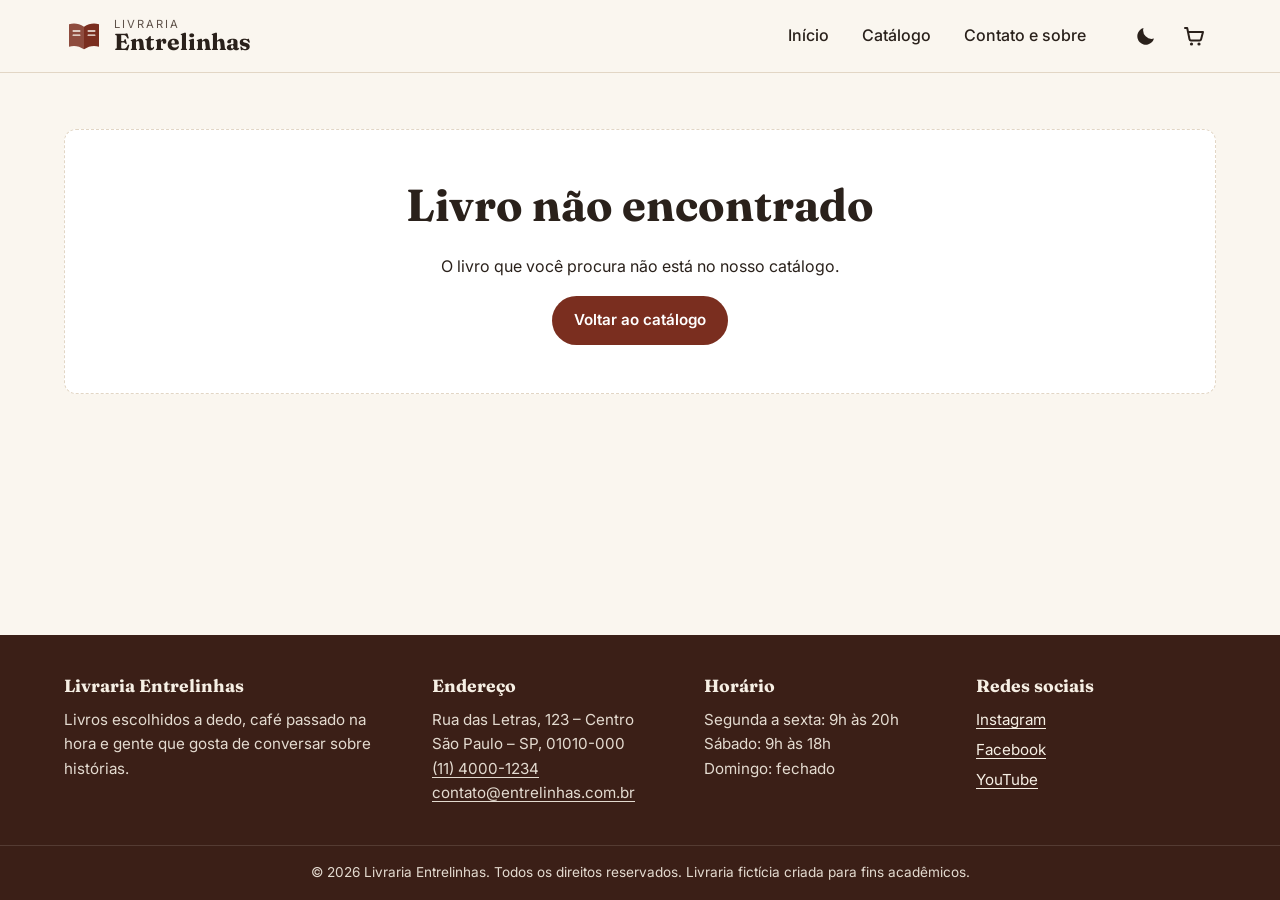
<file: livraria-entrelinhas/livraria-entrelinhas/livro.html>
<!DOCTYPE html>
<html lang="pt-BR">
<head>
  <meta charset="UTF-8">
  <meta name="viewport" content="width=device-width, initial-scale=1">
  <title>Detalhes do livro | Livraria Entrelinhas</title>
  <meta name="description" content="Detalhes, sinopse e ficha técnica do livro.">
  <link rel="icon" href="img/favicon.svg" type="image/svg+xml">
  <link rel="preconnect" href="https://fonts.googleapis.com">
  <link rel="preconnect" href="https://fonts.gstatic.com" crossorigin>
  <link rel="stylesheet" href="https://fonts.googleapis.com/css2?family=Fraunces:opsz,wght@9..144,500;9..144,700&family=Inter:wght@400;500;600&display=swap">
  <link rel="stylesheet" href="css/estilo.css">
  <script src="js/tema.js"></script>
  <script src="js/dados.js" defer></script>
  <script src="js/comum.js" defer></script>
  <script src="js/livro.js" defer></script>
</head>
<body data-pagina="livro">
  <a class="pular-link" href="#conteudo">Pular para o conteúdo</a>
  <header class="cabecalho">
    <div class="container cabecalho__interno">
      <a href="index.html" class="logo">
        <svg class="logo__icone" viewBox="0 0 48 48" aria-hidden="true" focusable="false">
          <path d="M6 10c6-2 12-1 18 3v27c-6-4-12-5-18-3z" fill="currentColor" opacity=".85"/>
          <path d="M42 10c-6-2-12-1-18 3v27c6-4 12-5 18-3z" fill="currentColor"/>
          <path d="M11 18h8M11 23h8M29 18h8M29 23h8" stroke="var(--cor-fundo)" stroke-width="1.6" stroke-linecap="round"/>
        </svg>
        <span class="logo__texto"><span class="logo__sobre">Livraria</span><span class="logo__nome">Entrelinhas</span></span>
      </a>

      <nav class="navegacao" aria-label="Menu principal">
        <ul class="menu" id="menu-principal">
          <li><a href="index.html" data-link-pagina="inicio">Início</a></li>
          <li><a href="catalogo.html" data-link-pagina="catalogo">Catálogo</a></li>
          <li><a href="contato.html" data-link-pagina="contato">Contato e sobre</a></li>
        </ul>
      </nav>

      <div class="cabecalho__acoes">
        <button class="botao-icone" type="button" data-botao-tema aria-pressed="false" aria-label="Ativar modo escuro">
          <svg class="icone-lua" viewBox="0 0 24 24" aria-hidden="true" focusable="false"><path d="M20 14.5A8.5 8.5 0 0 1 9.5 4a8.5 8.5 0 1 0 10.5 10.5z"/></svg>
          <svg class="icone-sol" viewBox="0 0 24 24" aria-hidden="true" focusable="false"><circle cx="12" cy="12" r="4.5"/><path d="M12 1.5v3M12 19.5v3M1.5 12h3M19.5 12h3M4.6 4.6l2.1 2.1M17.3 17.3l2.1 2.1M4.6 19.4l2.1-2.1M17.3 6.7l2.1-2.1" stroke="currentColor" stroke-width="2" stroke-linecap="round" fill="none"/></svg>
        </button>
        <a class="botao-icone carrinho-link" href="carrinho.html" data-link-carrinho data-link-pagina="carrinho" aria-label="Carrinho">
          <svg viewBox="0 0 24 24" aria-hidden="true" focusable="false"><path d="M3 4h2.2l2.3 11.2a1.5 1.5 0 0 0 1.5 1.2h8.6a1.5 1.5 0 0 0 1.5-1.1L21 8H6.3" fill="none" stroke="currentColor" stroke-width="2" stroke-linecap="round" stroke-linejoin="round"/><circle cx="9.5" cy="20" r="1.6"/><circle cx="17" cy="20" r="1.6"/></svg>
          <span class="contador-carrinho" data-contador-carrinho hidden>0</span>
        </a>
        <button class="botao-icone menu-botao" type="button" data-botao-menu aria-expanded="false" aria-controls="menu-principal" aria-label="Abrir menu">
          <span class="menu-botao__barras" aria-hidden="true"></span>
        </button>
      </div>
    </div>
  </header>

  <main id="conteudo" tabindex="-1">
    <div class="container secao" data-detalhes>
      <h1>Carregando livro…</h1>
    </div>

    <section class="secao secao--alternada" aria-labelledby="titulo-relacionados" data-secao-relacionados hidden>
      <div class="container">
        <h2 id="titulo-relacionados" class="secao__titulo">Você também pode gostar</h2>
        <div class="grade-livros" data-relacionados></div>
      </div>
    </section>
  </main>

  <footer class="rodape">
    <div class="container rodape__grade">
      <section class="rodape__bloco" aria-labelledby="rodape-marca">
        <h2 id="rodape-marca" class="rodape__titulo">Livraria Entrelinhas</h2>
        <p>Livros escolhidos a dedo, café passado na hora e gente que gosta de conversar sobre histórias.</p>
      </section>
      <section class="rodape__bloco" aria-labelledby="rodape-endereco">
        <h2 id="rodape-endereco" class="rodape__titulo">Endereço</h2>
        <address>
          Rua das Letras, 123 – Centro<br>
          São Paulo – SP, 01010-000<br>
          <a href="tel:+551140001234">(11) 4000-1234</a><br>
          <a href="mailto:contato@entrelinhas.com.br">contato@entrelinhas.com.br</a>
        </address>
      </section>
      <section class="rodape__bloco" aria-labelledby="rodape-horario">
        <h2 id="rodape-horario" class="rodape__titulo">Horário</h2>
        <p>Segunda a sexta: 9h às 20h<br>Sábado: 9h às 18h<br>Domingo: fechado</p>
      </section>
      <section class="rodape__bloco" aria-labelledby="rodape-redes">
        <h2 id="rodape-redes" class="rodape__titulo">Redes sociais</h2>
        <ul class="redes">
          <li><a href="https://www.instagram.com/" target="_blank" rel="noopener noreferrer">Instagram<span class="sr-only"> (abre em nova aba)</span></a></li>
          <li><a href="https://www.facebook.com/" target="_blank" rel="noopener noreferrer">Facebook<span class="sr-only"> (abre em nova aba)</span></a></li>
          <li><a href="https://www.youtube.com/" target="_blank" rel="noopener noreferrer">YouTube<span class="sr-only"> (abre em nova aba)</span></a></li>
        </ul>
      </section>
    </div>
    <p class="rodape__direitos">© <span data-ano>2026</span> Livraria Entrelinhas. Todos os direitos reservados. Livraria fictícia criada para fins acadêmicos.</p>
  </footer>

  <div class="aviso" data-aviso role="status" aria-live="polite"></div>
</body>
</html>
</file>
<file: livraria-entrelinhas/livraria-entrelinhas/css/estilo.css>
/* =========================================================
   Livraria Entrelinhas — folha de estilo única
   Organização: variáveis > base > componentes > páginas > responsivo
   Breakpoints: até 576px (celular), até 768px (tablet), 1200px+ (desktop)
   ========================================================= */

/* ---------- 1. Variáveis (paleta, tipografia, espaçamentos) ---------- */
:root {
  --cor-fundo: #faf6ef;
  --cor-superficie: #ffffff;
  --cor-superficie-2: #f1e9dc;
  --cor-texto: #2a211b;
  --cor-texto-suave: #5e5148;
  --cor-borda: #e2d6c5;
  --cor-primaria: #7a2e1f;        /* vinho/terracota: contraste 9,6:1 com branco */
  --cor-primaria-hover: #5e2216;
  --cor-texto-sobre-primaria: #ffffff;
  --cor-destaque: #c8902e;        /* dourado, usado só em detalhes decorativos */
  --cor-sucesso: #1f6b3a;
  --cor-sucesso-fundo: #e3f2e7;
  --cor-erro: #b3261e;
  --cor-erro-fundo: #fbe7e5;
  --cor-banner: #3b1f17;
  --cor-texto-banner: #f6efe4;
  --cor-coracao: #c0392b;

  --fonte-titulo: "Fraunces", Georgia, "Times New Roman", serif;
  --fonte-texto: "Inter", system-ui, -apple-system, "Segoe UI", Roboto, sans-serif;

  --raio: 12px;
  --raio-pequeno: 8px;
  --sombra: 0 1px 2px rgb(42 33 27 / 0.06), 0 4px 14px rgb(42 33 27 / 0.08);
  --sombra-forte: 0 6px 24px rgb(42 33 27 / 0.16);
  --transicao: 200ms ease;
  --largura-max: 1200px;
  --espaco: clamp(1rem, 2.5vw, 1.5rem);
}

[data-tema="escuro"] {
  --cor-fundo: #17130f;
  --cor-superficie: #221c17;
  --cor-superficie-2: #2b241e;
  --cor-texto: #f3ece2;
  --cor-texto-suave: #c4b8aa;
  --cor-borda: #3d342c;
  --cor-primaria: #eaa77a;        /* contraste 8,9:1 com o fundo */
  --cor-primaria-hover: #f3c19e;
  --cor-texto-sobre-primaria: #1d130d;
  --cor-destaque: #e0b25c;
  --cor-sucesso: #8fd6a5;
  --cor-sucesso-fundo: #183323;
  --cor-erro: #ff9b92;
  --cor-erro-fundo: #3a1c19;
  --cor-banner: #2a1a14;
  --cor-texto-banner: #f6efe4;
  --cor-coracao: #ff7a6b;
  --sombra: 0 1px 2px rgb(0 0 0 / 0.4), 0 4px 14px rgb(0 0 0 / 0.3);
  --sombra-forte: 0 6px 24px rgb(0 0 0 / 0.5);
  color-scheme: dark;
}

/* ---------- 2. Base ---------- */
*,
*::before,
*::after {
  box-sizing: border-box;
}

html {
  scroll-behavior: smooth;
}

body {
  margin: 0;
  font-family: var(--fonte-texto);
  font-size: 1rem;
  line-height: 1.6;
  color: var(--cor-texto);
  background: var(--cor-fundo);
  display: flex;
  flex-direction: column;
  min-height: 100vh;
  transition: background-color var(--transicao), color var(--transicao);
}

main {
  flex: 1;
}

main:focus {
  outline: none;
}

h1,
h2,
h3 {
  font-family: var(--fonte-titulo);
  line-height: 1.2;
  margin: 0 0 0.5em;
  font-weight: 700;
}

h1 { font-size: clamp(1.9rem, 4vw, 2.8rem); }
h2 { font-size: clamp(1.4rem, 2.6vw, 1.9rem); }
h3 { font-size: 1.15rem; }

p { margin: 0 0 1em; }

a {
  color: var(--cor-primaria);
  text-underline-offset: 3px;
}

a:hover {
  color: var(--cor-primaria-hover);
}

img {
  max-width: 100%;
  height: auto;
  display: block;
}

button,
input,
select,
textarea {
  font: inherit;
  color: inherit;
}

:focus-visible {
  outline: 3px solid var(--cor-destaque);
  outline-offset: 2px;
}

[hidden] {
  display: none !important;
}

.container {
  width: 100%;
  max-width: var(--largura-max);
  margin-inline: auto;
  padding-inline: var(--espaco);
}

.sr-only {
  position: absolute;
  width: 1px;
  height: 1px;
  padding: 0;
  margin: -1px;
  overflow: hidden;
  clip: rect(0, 0, 0, 0);
  white-space: nowrap;
  border: 0;
}

.pular-link {
  position: absolute;
  left: 1rem;
  top: -100px;
  z-index: 100;
  padding: 0.6rem 1rem;
  background: var(--cor-primaria);
  color: var(--cor-texto-sobre-primaria);
  border-radius: var(--raio-pequeno);
  transition: top var(--transicao);
}

.pular-link:focus {
  top: 1rem;
  color: var(--cor-texto-sobre-primaria);
}

/* ---------- 3. Botões ---------- */
.botao {
  display: inline-flex;
  align-items: center;
  justify-content: center;
  gap: 0.5rem;
  min-height: 44px;
  padding: 0.65rem 1.25rem;
  border-radius: 999px;
  border: 2px solid transparent;
  font-weight: 600;
  font-size: 0.95rem;
  text-decoration: none;
  cursor: pointer;
  transition: background-color var(--transicao), color var(--transicao), border-color var(--transicao),
    transform var(--transicao), box-shadow var(--transicao);
}

.botao:hover {
  transform: translateY(-2px);
  box-shadow: var(--sombra);
}

.botao:active {
  transform: translateY(0);
}

.botao--primario {
  background: var(--cor-primaria);
  color: var(--cor-texto-sobre-primaria);
}

.botao--primario:hover {
  background: var(--cor-primaria-hover);
  color: var(--cor-texto-sobre-primaria);
}

.botao--secundario {
  background: transparent;
  color: var(--cor-primaria);
  border-color: var(--cor-primaria);
}

.botao--secundario:hover {
  background: var(--cor-primaria);
  color: var(--cor-texto-sobre-primaria);
}

.botao--claro {
  background: var(--cor-texto-banner);
  color: #3b1f17;
}

.botao--claro:hover {
  background: #ffffff;
  color: #3b1f17;
}

.botao--bloco {
  width: 100%;
}

/* Animação ao adicionar ao carrinho */
.botao--pulsar {
  animation: pulsar 450ms ease;
}

@keyframes pulsar {
  0% { transform: scale(1); }
  40% { transform: scale(0.94); }
  70% { transform: scale(1.04); }
  100% { transform: scale(1); }
}

.botao-icone {
  position: relative;
  display: inline-grid;
  place-items: center;
  width: 44px;
  height: 44px;
  border-radius: 50%;
  border: 0;
  background: transparent;
  color: var(--cor-texto);
  cursor: pointer;
  transition: background-color var(--transicao), color var(--transicao);
}

.botao-icone:hover {
  background: var(--cor-superficie-2);
  color: var(--cor-primaria);
}

.botao-icone svg {
  width: 24px;
  height: 24px;
  fill: currentColor;
}

.link-botao {
  background: none;
  border: 0;
  padding: 0;
  color: var(--cor-primaria);
  text-decoration: underline;
  cursor: pointer;
  font-size: 0.9rem;
}

.link-seta {
  font-weight: 600;
  text-decoration: none;
}

.link-seta:hover {
  text-decoration: underline;
}

/* ---------- 4. Cabeçalho e menu ---------- */
.cabecalho {
  position: sticky;
  top: 0;
  z-index: 50;
  background: color-mix(in srgb, var(--cor-fundo) 92%, transparent);
  backdrop-filter: blur(8px);
  border-bottom: 1px solid var(--cor-borda);
}

.cabecalho__interno {
  display: flex;
  align-items: center;
  gap: 1.5rem;
  min-height: 72px;
}

.logo {
  display: flex;
  align-items: center;
  gap: 0.6rem;
  color: var(--cor-primaria);
  text-decoration: none;
  margin-right: auto;
}

.logo__icone {
  width: 40px;
  height: 40px;
}

.logo__texto {
  display: flex;
  flex-direction: column;
  line-height: 1;
}

.logo__sobre {
  font-size: 0.7rem;
  letter-spacing: 0.18em;
  text-transform: uppercase;
  color: var(--cor-texto-suave);
}

.logo__nome {
  font-family: var(--fonte-titulo);
  font-size: 1.45rem;
  font-weight: 700;
  color: var(--cor-texto);
}

.menu {
  display: flex;
  gap: 0.25rem;
  list-style: none;
  margin: 0;
  padding: 0;
}

.menu a {
  display: block;
  padding: 0.5rem 0.9rem;
  border-radius: 999px;
  color: var(--cor-texto);
  text-decoration: none;
  font-weight: 500;
  transition: background-color var(--transicao), color var(--transicao);
}

.menu a:hover {
  background: var(--cor-superficie-2);
  color: var(--cor-primaria);
}

.menu a[aria-current="page"] {
  background: var(--cor-primaria);
  color: var(--cor-texto-sobre-primaria);
}

.cabecalho__acoes {
  display: flex;
  align-items: center;
  gap: 0.25rem;
}

.carrinho-link[aria-current="page"] {
  background: var(--cor-superficie-2);
  color: var(--cor-primaria);
}

.contador-carrinho {
  position: absolute;
  top: 2px;
  right: 0;
  min-width: 20px;
  height: 20px;
  padding: 0 5px;
  border-radius: 999px;
  background: var(--cor-primaria);
  color: var(--cor-texto-sobre-primaria);
  font-size: 0.72rem;
  font-weight: 700;
  line-height: 20px;
  text-align: center;
}

[data-tema="claro"] .icone-sol,
:root:not([data-tema]) .icone-sol,
[data-tema="escuro"] .icone-lua {
  display: none;
}

.menu-botao {
  display: none;
}

.menu-botao__barras,
.menu-botao__barras::before,
.menu-botao__barras::after {
  display: block;
  width: 22px;
  height: 2px;
  background: currentColor;
  border-radius: 2px;
  transition: transform var(--transicao), opacity var(--transicao);
}

.menu-botao__barras {
  position: relative;
}

.menu-botao__barras::before,
.menu-botao__barras::after {
  content: "";
  position: absolute;
  left: 0;
}

.menu-botao__barras::before { top: -7px; }
.menu-botao__barras::after { top: 7px; }

.menu-botao[aria-expanded="true"] .menu-botao__barras {
  background: transparent;
}

.menu-botao[aria-expanded="true"] .menu-botao__barras::before {
  transform: translateY(7px) rotate(45deg);
}

.menu-botao[aria-expanded="true"] .menu-botao__barras::after {
  transform: translateY(-7px) rotate(-45deg);
}

/* ---------- 5. Banner (página inicial) ---------- */
.banner {
  background:
    radial-gradient(circle at 85% 20%, rgb(200 144 46 / 0.25), transparent 45%),
    var(--cor-banner);
  color: var(--cor-texto-banner);
  padding-block: clamp(2.5rem, 6vw, 4.5rem);
}

.banner__grade {
  display: grid;
  grid-template-columns: 1.1fr 1fr;
  gap: 3rem;
  align-items: center;
}

.banner__chamada,
.banner__selo {
  display: inline-block;
  margin-bottom: 1rem;
  padding: 0.25rem 0.75rem;
  border: 1px solid rgb(246 239 228 / 0.5);
  border-radius: 999px;
  font-size: 0.8rem;
  letter-spacing: 0.08em;
  text-transform: uppercase;
}

.banner__titulo {
  font-size: clamp(2rem, 5vw, 3.3rem);
  margin-bottom: 1rem;
}

.banner__descricao {
  font-size: 1.1rem;
  max-width: 34rem;
  opacity: 0.92;
  margin-bottom: 1.75rem;
}

.banner__livro {
  display: flex;
  align-items: center;
  gap: 1.5rem;
  padding: 1.5rem;
  border-radius: var(--raio);
  background: rgb(255 255 255 / 0.07);
  border: 1px solid rgb(255 255 255 / 0.12);
}

.banner__capa {
  flex: 0 0 150px;
  transition: transform 400ms ease;
}

.banner__capa:hover {
  transform: rotate(-3deg) scale(1.03);
}

.banner__capa img {
  border-radius: 4px 10px 10px 4px;
  box-shadow: 0 12px 30px rgb(0 0 0 / 0.45);
}

.banner__selo {
  background: var(--cor-destaque);
  border-color: var(--cor-destaque);
  color: #2a1a10;
  font-weight: 700;
  margin-bottom: 0.6rem;
}

.banner__livro-titulo {
  font-size: 1.6rem;
  margin-bottom: 0.2rem;
}

.banner__livro-autor {
  opacity: 0.85;
  margin-bottom: 0.4rem;
}

.banner__livro-preco {
  font-size: 1.3rem;
  font-weight: 700;
}

.banner__acoes {
  display: flex;
  flex-wrap: wrap;
  gap: 0.6rem;
}

.banner .botao--primario {
  background: var(--cor-texto-banner);
  color: #3b1f17;
}

.banner .botao--secundario {
  color: var(--cor-texto-banner);
  border-color: var(--cor-texto-banner);
}

.banner .botao--secundario:hover {
  background: var(--cor-texto-banner);
  color: #3b1f17;
}

/* ---------- 6. Seções genéricas ---------- */
.secao {
  padding-block: clamp(2rem, 5vw, 3.5rem);
}

.secao--alternada {
  background: var(--cor-superficie-2);
}

.secao__cabecalho {
  display: flex;
  flex-wrap: wrap;
  justify-content: space-between;
  align-items: baseline;
  gap: 0.5rem 1rem;
  margin-bottom: 1.25rem;
}

.secao__cabecalho .secao__titulo {
  margin: 0;
}

.secao__titulo {
  margin-bottom: 1.25rem;
}

.pagina__titulo {
  margin-bottom: 0.4rem;
}

.pagina__intro {
  color: var(--cor-texto-suave);
  margin-bottom: 1.5rem;
}

.etiqueta {
  display: inline-block;
  margin: 0 0 0.4rem;
  font-size: 0.72rem;
  font-weight: 600;
  letter-spacing: 0.08em;
  text-transform: uppercase;
  color: var(--cor-texto-suave);
}

.mensagem-vazia {
  text-align: center;
  padding: 3rem 1rem;
  background: var(--cor-superficie);
  border: 1px dashed var(--cor-borda);
  border-radius: var(--raio);
}

/* ---------- 7. Cards de livros ---------- */
.grade-livros {
  display: grid;
  grid-template-columns: repeat(4, 1fr);
  gap: 1.5rem;
}

.card-livro {
  position: relative;
  display: flex;
  flex-direction: column;
  background: var(--cor-superficie);
  border: 1px solid var(--cor-borda);
  border-radius: var(--raio);
  overflow: hidden;
  box-shadow: var(--sombra);
  transition: transform 250ms ease, box-shadow 250ms ease;
  animation: surgir 350ms ease both;
}

.card-livro:hover {
  transform: translateY(-6px);
  box-shadow: var(--sombra-forte);
}

@keyframes surgir {
  from { opacity: 0; transform: translateY(12px); }
  to { opacity: 1; transform: translateY(0); }
}

.card-livro__capa {
  display: block;
  padding: 1.25rem 1.25rem 0;
  background: var(--cor-superficie-2);
}

.card-livro__capa img {
  aspect-ratio: 2 / 3;
  width: 72%;
  margin-inline: auto;
  border-radius: 3px 8px 8px 3px;
  box-shadow: 0 8px 18px rgb(0 0 0 / 0.25);
  transform: translateY(8px);
  transition: transform 300ms ease;
}

.card-livro:hover .card-livro__capa img {
  transform: translateY(0) scale(1.03);
}

.card-livro__corpo {
  display: flex;
  flex-direction: column;
  flex: 1;
  padding: 1.25rem 1rem 1rem;
}

.card-livro__titulo {
  font-size: 1.08rem;
  margin-bottom: 0.2rem;
}

.card-livro__titulo a {
  color: var(--cor-texto);
  text-decoration: none;
}

.card-livro__titulo a:hover {
  color: var(--cor-primaria);
  text-decoration: underline;
}

.card-livro__autor {
  font-size: 0.9rem;
  color: var(--cor-texto-suave);
  margin-bottom: 0.6rem;
}

.card-livro__preco {
  font-size: 1.2rem;
  font-weight: 700;
  margin-top: auto;
  margin-bottom: 0.75rem;
}

.botao-favorito {
  position: absolute;
  top: 0.6rem;
  right: 0.6rem;
  display: grid;
  place-items: center;
  width: 40px;
  height: 40px;
  border-radius: 50%;
  border: 1px solid var(--cor-borda);
  background: var(--cor-superficie);
  cursor: pointer;
  transition: transform var(--transicao), background-color var(--transicao);
}

.botao-favorito svg {
  width: 20px;
  height: 20px;
  fill: transparent;
  stroke: var(--cor-texto-suave);
  stroke-width: 2;
  transition: fill var(--transicao), stroke var(--transicao);
}

.botao-favorito:hover {
  transform: scale(1.1);
}

.botao-favorito:hover svg {
  stroke: var(--cor-coracao);
}

.botao-favorito[aria-pressed="true"] svg {
  fill: var(--cor-coracao);
  stroke: var(--cor-coracao);
  animation: batida 350ms ease;
}

@keyframes batida {
  50% { transform: scale(1.3); }
}

.botao-favorito--grande {
  position: static;
  width: 48px;
  height: 48px;
}

.botao-favorito--grande svg {
  width: 24px;
  height: 24px;
}

/* ---------- 8. Página inicial: categorias e vantagens ---------- */
.categorias-inicio {
  display: grid;
  grid-template-columns: repeat(4, 1fr);
  gap: 1rem;
  list-style: none;
  margin: 0;
  padding: 0;
}

.categoria-atalho {
  display: flex;
  flex-direction: column;
  gap: 0.2rem;
  padding: 1.5rem;
  border-radius: var(--raio);
  background: var(--cor-superficie);
  border: 1px solid var(--cor-borda);
  color: var(--cor-texto);
  text-decoration: none;
  transition: transform var(--transicao), border-color var(--transicao), box-shadow var(--transicao);
}

.categoria-atalho:hover {
  transform: translateY(-4px);
  border-color: var(--cor-primaria);
  box-shadow: var(--sombra);
  color: var(--cor-texto);
}

.categoria-atalho__nome {
  font-family: var(--fonte-titulo);
  font-size: 1.3rem;
  font-weight: 700;
  color: var(--cor-primaria);
}

.categoria-atalho__qtd {
  font-size: 0.9rem;
  color: var(--cor-texto-suave);
}

.vantagens {
  display: grid;
  grid-template-columns: repeat(3, 1fr);
  gap: 1.5rem;
}

.vantagem {
  padding: 1.5rem;
  border-left: 4px solid var(--cor-destaque);
  background: var(--cor-superficie);
  border-radius: 0 var(--raio) var(--raio) 0;
}

.vantagem p {
  margin: 0;
  color: var(--cor-texto-suave);
}

/* ---------- 9. Catálogo: filtros ---------- */
.filtros {
  display: flex;
  flex-direction: column;
  gap: 1rem;
  padding: 1.25rem;
  margin-bottom: 1.25rem;
  background: var(--cor-superficie);
  border: 1px solid var(--cor-borda);
  border-radius: var(--raio);
}

.filtros__busca {
  display: flex;
  flex-direction: column;
  gap: 0.35rem;
}

.filtros__busca label,
.campo-ordenacao label {
  font-weight: 600;
  font-size: 0.9rem;
}

.filtros__linha {
  display: flex;
  flex-wrap: wrap;
  justify-content: space-between;
  align-items: flex-end;
  gap: 1rem;
}

.filtros__categorias,
.filtros__extras {
  display: flex;
  flex-wrap: wrap;
  align-items: flex-end;
  gap: 0.5rem;
}

.campo-ordenacao {
  display: flex;
  flex-direction: column;
  gap: 0.35rem;
}

.filtro-botao {
  display: inline-flex;
  align-items: center;
  gap: 0.4rem;
  min-height: 44px;
  padding: 0.5rem 1rem;
  border-radius: 999px;
  border: 1px solid var(--cor-borda);
  background: var(--cor-fundo);
  font-weight: 500;
  cursor: pointer;
  transition: background-color var(--transicao), color var(--transicao), border-color var(--transicao);
}

.filtro-botao:hover {
  border-color: var(--cor-primaria);
  color: var(--cor-primaria);
}

.filtro-botao[aria-pressed="true"] {
  background: var(--cor-primaria);
  border-color: var(--cor-primaria);
  color: var(--cor-texto-sobre-primaria);
}

.filtro-botao--favoritos svg {
  width: 18px;
  height: 18px;
  fill: none;
  stroke: currentColor;
  stroke-width: 2;
}

.filtro-botao--favoritos[aria-pressed="true"] svg {
  fill: currentColor;
}

.resultado {
  color: var(--cor-texto-suave);
  font-size: 0.95rem;
}

.carregar-mais {
  display: flex;
  justify-content: center;
  margin-top: 2rem;
}

/* ---------- 10. Formulários ---------- */
input[type="text"],
input[type="search"],
input[type="email"],
input[type="number"],
select,
textarea {
  width: 100%;
  min-height: 44px;
  padding: 0.6rem 0.85rem;
  border: 1px solid var(--cor-borda);
  border-radius: var(--raio-pequeno);
  background: var(--cor-fundo);
  transition: border-color var(--transicao), box-shadow var(--transicao);
}

input:hover,
select:hover,
textarea:hover {
  border-color: var(--cor-texto-suave);
}

input:focus,
select:focus,
textarea:focus {
  outline: none;
  border-color: var(--cor-primaria);
  box-shadow: 0 0 0 3px color-mix(in srgb, var(--cor-primaria) 30%, transparent);
}

textarea {
  resize: vertical;
}

.formulario {
  display: flex;
  flex-direction: column;
  gap: 1rem;
}

.formulario--grade {
  display: grid;
  grid-template-columns: repeat(3, 1fr);
  gap: 1rem;
}

.campo {
  display: flex;
  flex-direction: column;
  gap: 0.35rem;
}

.campo--largo {
  grid-column: span 2;
}

.campo label {
  font-weight: 600;
  font-size: 0.92rem;
}

.campo__erro {
  margin: 0;
  min-height: 0;
  color: var(--cor-erro);
  font-size: 0.85rem;
  font-weight: 500;
}

.campo__erro:empty {
  display: none;
}

.campo__ajuda {
  margin: 0;
  font-size: 0.85rem;
  color: var(--cor-texto-suave);
}

.campo__ajuda:empty {
  display: none;
}

.campo--erro input,
.campo--erro select,
.campo--erro textarea {
  border-color: var(--cor-erro);
  border-width: 2px;
}

.formulario__obs {
  margin: 0;
  font-size: 0.85rem;
  color: var(--cor-texto-suave);
}

.mensagem-form {
  margin: 0;
  padding: 0.85rem 1rem;
  border-radius: var(--raio-pequeno);
  font-weight: 500;
  animation: surgir 300ms ease both;
}

.mensagem-form--sucesso {
  background: var(--cor-sucesso-fundo);
  color: var(--cor-sucesso);
  border: 1px solid var(--cor-sucesso);
}

.mensagem-form--erro {
  background: var(--cor-erro-fundo);
  color: var(--cor-erro);
  border: 1px solid var(--cor-erro);
}

/* ---------- 11. Detalhes do livro ---------- */
.trilha {
  margin-bottom: 1.5rem;
}

.voltar {
  font-weight: 600;
  text-decoration: none;
}

.voltar:hover {
  text-decoration: underline;
}

.detalhes {
  display: grid;
  grid-template-columns: minmax(240px, 380px) 1fr;
  gap: clamp(1.5rem, 4vw, 3.5rem);
  align-items: start;
}

.detalhes__capa {
  position: sticky;
  top: 96px;
  padding: 2rem;
  background: var(--cor-superficie-2);
  border-radius: var(--raio);
}

.detalhes__capa img {
  width: 100%;
  border-radius: 4px 12px 12px 4px;
  box-shadow: 0 16px 36px rgb(0 0 0 / 0.3);
  transition: transform 400ms ease;
}

.detalhes__capa img:hover {
  transform: perspective(800px) rotateY(-8deg);
}

.detalhes__titulo {
  margin-bottom: 0.25rem;
}

.detalhes__autor {
  font-size: 1.1rem;
  color: var(--cor-texto-suave);
}

.detalhes__preco {
  font-size: 2rem;
  font-weight: 700;
  margin: 1rem 0;
}

.detalhes__acoes {
  display: flex;
  align-items: center;
  gap: 0.75rem;
  margin-bottom: 2rem;
}

.detalhes__secao {
  padding-top: 1.5rem;
  border-top: 1px solid var(--cor-borda);
  margin-top: 1.5rem;
}

.detalhes__secao h2 {
  font-size: 1.35rem;
}

.ficha {
  display: grid;
  grid-template-columns: repeat(auto-fill, minmax(160px, 1fr));
  gap: 0.75rem;
  margin: 0;
}

.ficha div {
  padding: 0.75rem 1rem;
  background: var(--cor-superficie);
  border: 1px solid var(--cor-borda);
  border-radius: var(--raio-pequeno);
}

.ficha dt {
  font-size: 0.78rem;
  text-transform: uppercase;
  letter-spacing: 0.06em;
  color: var(--cor-texto-suave);
}

.ficha dd {
  margin: 0;
  font-weight: 600;
}

/* Avaliação por estrelas */
.avaliacao {
  display: flex;
  flex-wrap: wrap;
  align-items: center;
  gap: 0.25rem 0.75rem;
  margin-top: 0.75rem;
}

.avaliacao__texto {
  margin: 0;
  font-size: 0.9rem;
  color: var(--cor-texto-suave);
}

.estrelas {
  display: flex;
}

.estrela {
  width: 40px;
  height: 40px;
  border: 0;
  background: none;
  font-size: 1.75rem;
  line-height: 1;
  color: var(--cor-borda);
  cursor: pointer;
  transition: color var(--transicao), transform var(--transicao);
}

.estrela--ativa {
  color: var(--cor-destaque);
}

/* Ao passar o mouse, acende até a estrela apontada. */
.estrelas:hover .estrela {
  color: var(--cor-destaque);
}

.estrelas .estrela:hover ~ .estrela {
  color: var(--cor-borda);
}

.estrela:hover {
  transform: scale(1.15);
}

/* ---------- 12. Carrinho ---------- */
.carrinho {
  display: grid;
  grid-template-columns: 1fr 340px;
  gap: 2rem;
  align-items: start;
  margin-top: 1.5rem;
}

.lista-itens {
  list-style: none;
  margin: 0;
  padding: 0;
  display: flex;
  flex-direction: column;
  gap: 1rem;
}

.item-carrinho {
  display: grid;
  grid-template-columns: 72px 1fr auto auto auto;
  align-items: center;
  gap: 1rem 1.25rem;
  padding: 1rem;
  background: var(--cor-superficie);
  border: 1px solid var(--cor-borda);
  border-radius: var(--raio);
  animation: surgir 300ms ease both;
}

.item-carrinho__capa {
  width: 72px;
  border-radius: 2px 6px 6px 2px;
  box-shadow: 0 4px 10px rgb(0 0 0 / 0.2);
}

.item-carrinho__titulo {
  font-size: 1.05rem;
  margin-bottom: 0.15rem;
}

.item-carrinho__titulo a {
  color: var(--cor-texto);
  text-decoration: none;
}

.item-carrinho__titulo a:hover {
  color: var(--cor-primaria);
  text-decoration: underline;
}

.item-carrinho__autor,
.item-carrinho__unitario {
  margin: 0;
  font-size: 0.88rem;
  color: var(--cor-texto-suave);
}

.item-carrinho__subtotal {
  margin: 0;
  min-width: 6.5rem;
  text-align: right;
  font-weight: 700;
  font-size: 1.1rem;
}

.quantidade {
  display: flex;
  align-items: center;
  border: 1px solid var(--cor-borda);
  border-radius: 999px;
  overflow: hidden;
}

.quantidade__botao {
  width: 40px;
  height: 40px;
  border: 0;
  background: var(--cor-superficie-2);
  font-size: 1.2rem;
  cursor: pointer;
  transition: background-color var(--transicao), color var(--transicao);
}

.quantidade__botao:hover {
  background: var(--cor-primaria);
  color: var(--cor-texto-sobre-primaria);
}

.quantidade__campo[type="number"] {
  width: 3.2rem;
  min-height: 40px;
  border: 0;
  border-radius: 0;
  text-align: center;
  background: transparent;
  -moz-appearance: textfield;
  appearance: textfield;
}

.quantidade__campo::-webkit-outer-spin-button,
.quantidade__campo::-webkit-inner-spin-button {
  -webkit-appearance: none;
  margin: 0;
}

.botao-remover {
  min-height: 40px;
  padding: 0.4rem 0.8rem;
  border: 1px solid transparent;
  border-radius: 999px;
  background: none;
  color: var(--cor-erro);
  font-weight: 600;
  font-size: 0.88rem;
  cursor: pointer;
  transition: background-color var(--transicao), border-color var(--transicao);
}

.botao-remover:hover {
  background: var(--cor-erro-fundo);
  border-color: var(--cor-erro);
}

.resumo {
  position: sticky;
  top: 96px;
  display: flex;
  flex-direction: column;
  gap: 1.25rem;
  padding: 1.5rem;
  background: var(--cor-superficie);
  border: 1px solid var(--cor-borda);
  border-radius: var(--raio);
  box-shadow: var(--sombra);
}

.resumo__titulo {
  font-size: 1.35rem;
  margin: 0;
}

.resumo__valores {
  margin: 0;
  display: flex;
  flex-direction: column;
  gap: 0.5rem;
}

.resumo__valores div {
  display: flex;
  justify-content: space-between;
  gap: 1rem;
}

.resumo__valores dd {
  margin: 0;
  font-weight: 600;
}

.resumo__desconto {
  color: var(--cor-sucesso);
}

.resumo__total {
  padding-top: 0.75rem;
  border-top: 1px solid var(--cor-borda);
  font-size: 1.3rem;
  font-weight: 700;
}

.cupom {
  display: flex;
  flex-direction: column;
  gap: 0.5rem;
}

.cupom label {
  font-weight: 600;
  font-size: 0.9rem;
}

.cupom__linha {
  display: flex;
  gap: 0.5rem;
}

.cupom__linha input {
  text-transform: uppercase;
}

.cupom .mensagem-form {
  padding: 0.5rem 0.75rem;
  font-size: 0.88rem;
}

.cupom .link-botao {
  align-self: flex-start;
}

.checkout,
.pedido-concluido {
  margin-top: 2.5rem;
  padding: clamp(1.25rem, 3vw, 2rem);
  background: var(--cor-superficie);
  border: 1px solid var(--cor-borda);
  border-radius: var(--raio);
  animation: surgir 300ms ease both;
}

.checkout__dica {
  color: var(--cor-texto-suave);
}

.pedido-concluido {
  text-align: center;
  border-color: var(--cor-sucesso);
}

.pedido-concluido h2 {
  color: var(--cor-sucesso);
}

.pedido-concluido h2:focus {
  outline: none;
}

/* ---------- 13. Contato ---------- */
.contato {
  display: grid;
  grid-template-columns: 1fr 1fr;
  gap: clamp(1.5rem, 4vw, 3.5rem);
  margin-top: 1.5rem;
}

.sobre p {
  color: var(--cor-texto-suave);
}

.sobre__numeros {
  display: grid;
  grid-template-columns: repeat(3, 1fr);
  gap: 1rem;
  list-style: none;
  padding: 0;
  margin: 1.5rem 0 0;
}

.sobre__numeros li {
  padding: 1rem;
  text-align: center;
  background: var(--cor-superficie-2);
  border-radius: var(--raio);
  font-size: 0.9rem;
}

.sobre__numeros strong {
  display: block;
  font-family: var(--fonte-titulo);
  font-size: 1.6rem;
  color: var(--cor-primaria);
}

.contato__form {
  padding: clamp(1.25rem, 3vw, 2rem);
  background: var(--cor-superficie);
  border: 1px solid var(--cor-borda);
  border-radius: var(--raio);
  box-shadow: var(--sombra);
}

.contato__form .botao {
  align-self: flex-start;
}

/* ---------- 14. Rodapé ---------- */
.rodape {
  margin-top: 3rem;
  background: var(--cor-banner);
  color: var(--cor-texto-banner);
  font-size: 0.95rem;
}

.rodape__grade {
  display: grid;
  grid-template-columns: 1.4fr 1fr 1fr 1fr;
  gap: 2rem;
  padding-block: 2.5rem;
}

.rodape__titulo {
  font-size: 1.1rem;
  margin-bottom: 0.75rem;
}

.rodape p,
.rodape address {
  margin: 0;
  font-style: normal;
  opacity: 0.9;
}

.rodape a {
  color: var(--cor-texto-banner);
}

.rodape a:hover {
  color: var(--cor-destaque);
}

.redes {
  list-style: none;
  margin: 0;
  padding: 0;
  display: flex;
  flex-direction: column;
  gap: 0.35rem;
}

.rodape__direitos {
  padding: 1rem var(--espaco);
  border-top: 1px solid rgb(246 239 228 / 0.15);
  text-align: center;
  font-size: 0.85rem;
}

/* ---------- 15. Aviso flutuante (toast) ---------- */
.aviso {
  position: fixed;
  left: 50%;
  bottom: 1.5rem;
  z-index: 200;
  max-width: min(92vw, 420px);
  padding: 0.85rem 1.25rem;
  border-radius: var(--raio);
  background: var(--cor-texto);
  color: var(--cor-fundo);
  font-weight: 500;
  box-shadow: var(--sombra-forte);
  opacity: 0;
  pointer-events: none;
  transform: translate(-50%, 20px);
  transition: opacity 250ms ease, transform 250ms ease;
}

.aviso--visivel {
  opacity: 1;
  transform: translate(-50%, 0);
}

.aviso:empty {
  padding: 0;
}

/* ---------- 16. Responsividade ---------- */

/* Telas grandes (1200px ou mais): mais respiro */
@media (min-width: 1200px) {
  .grade-livros {
    gap: 2rem;
  }
}

/* Notebooks e tablets deitados */
@media (max-width: 1100px) {
  .grade-livros {
    grid-template-columns: repeat(3, 1fr);
  }

  .rodape__grade {
    grid-template-columns: 1fr 1fr;
  }
}

/* Tablet (até 768px) */
@media (max-width: 768px) {
  .menu-botao {
    display: inline-grid;
  }

  .cabecalho__interno {
    gap: 0.5rem;
    flex-wrap: wrap;
  }

  .navegacao {
    order: 3;
    width: 100%;
  }

  /* Menu hambúrguer: fechado por padrão, abre com animação */
  .menu {
    flex-direction: column;
    gap: 0.25rem;
    max-height: 0;
    overflow: hidden;
    visibility: hidden;
    transition: max-height 300ms ease, padding 300ms ease, visibility 300ms;
  }

  .menu--aberto {
    max-height: 320px;
    padding-bottom: 1rem;
    visibility: visible;
  }

  .menu a {
    padding: 0.85rem 1rem;
    border-radius: var(--raio-pequeno);
  }

  .banner__grade {
    grid-template-columns: 1fr;
    gap: 2rem;
  }

  .grade-livros {
    grid-template-columns: repeat(2, 1fr);
    gap: 1rem;
  }

  .categorias-inicio {
    grid-template-columns: repeat(2, 1fr);
  }

  .vantagens {
    grid-template-columns: 1fr;
  }

  .detalhes {
    grid-template-columns: 1fr;
  }

  .detalhes__capa {
    position: static;
    max-width: 320px;
    margin-inline: auto;
  }

  .carrinho {
    grid-template-columns: 1fr;
  }

  .resumo {
    position: static;
  }

  .item-carrinho {
    grid-template-columns: 64px 1fr auto;
    grid-template-areas:
      "capa info info"
      "capa qtd subtotal"
      "capa remover remover";
  }

  .item-carrinho__capa { grid-area: capa; width: 64px; align-self: start; }
  .item-carrinho__info { grid-area: info; }
  .quantidade { grid-area: qtd; justify-self: start; }
  .item-carrinho__subtotal { grid-area: subtotal; }
  .botao-remover { grid-area: remover; justify-self: start; padding-left: 0; }

  .formulario--grade {
    grid-template-columns: 1fr 1fr;
  }

  .contato {
    grid-template-columns: 1fr;
  }
}

/* Celular (até 576px) */
@media (max-width: 576px) {
  .logo__nome {
    font-size: 1.2rem;
  }

  .logo__icone {
    width: 34px;
    height: 34px;
  }

  .banner__livro {
    flex-direction: column;
    text-align: center;
  }

  .banner__capa {
    flex-basis: auto;
    width: 140px;
  }

  .banner__acoes {
    justify-content: center;
  }

  .grade-livros {
    grid-template-columns: repeat(2, 1fr);
    gap: 0.75rem;
  }

  .card-livro__capa {
    padding: 0.85rem 0.85rem 0;
  }

  .card-livro__corpo {
    padding: 1rem 0.75rem 0.75rem;
  }

  .card-livro__titulo {
    font-size: 0.98rem;
  }

  .card-livro .botao {
    padding-inline: 0.5rem;
    font-size: 0.85rem;
  }

  .botao-favorito {
    width: 36px;
    height: 36px;
  }

  .filtros__linha,
  .filtros__extras {
    flex-direction: column;
    align-items: stretch;
  }

  .formulario--grade {
    grid-template-columns: 1fr;
  }

  .campo--largo {
    grid-column: auto;
  }

  .sobre__numeros {
    grid-template-columns: 1fr;
  }

  .rodape__grade {
    grid-template-columns: 1fr;
    gap: 1.5rem;
  }
}

/* Telas muito estreitas: um card por linha */
@media (max-width: 360px) {
  .grade-livros {
    grid-template-columns: 1fr;
  }
}

/* Respeita quem prefere menos movimento */
@media (prefers-reduced-motion: reduce) {
  *,
  *::before,
  *::after {
    animation-duration: 0.01ms !important;
    transition-duration: 0.01ms !important;
    scroll-behavior: auto !important;
  }
}

/* Itens que ocupam a linha inteira no formulário em grade */
.campo--inteiro {
  grid-column: 1 / -1;
}
</file>
